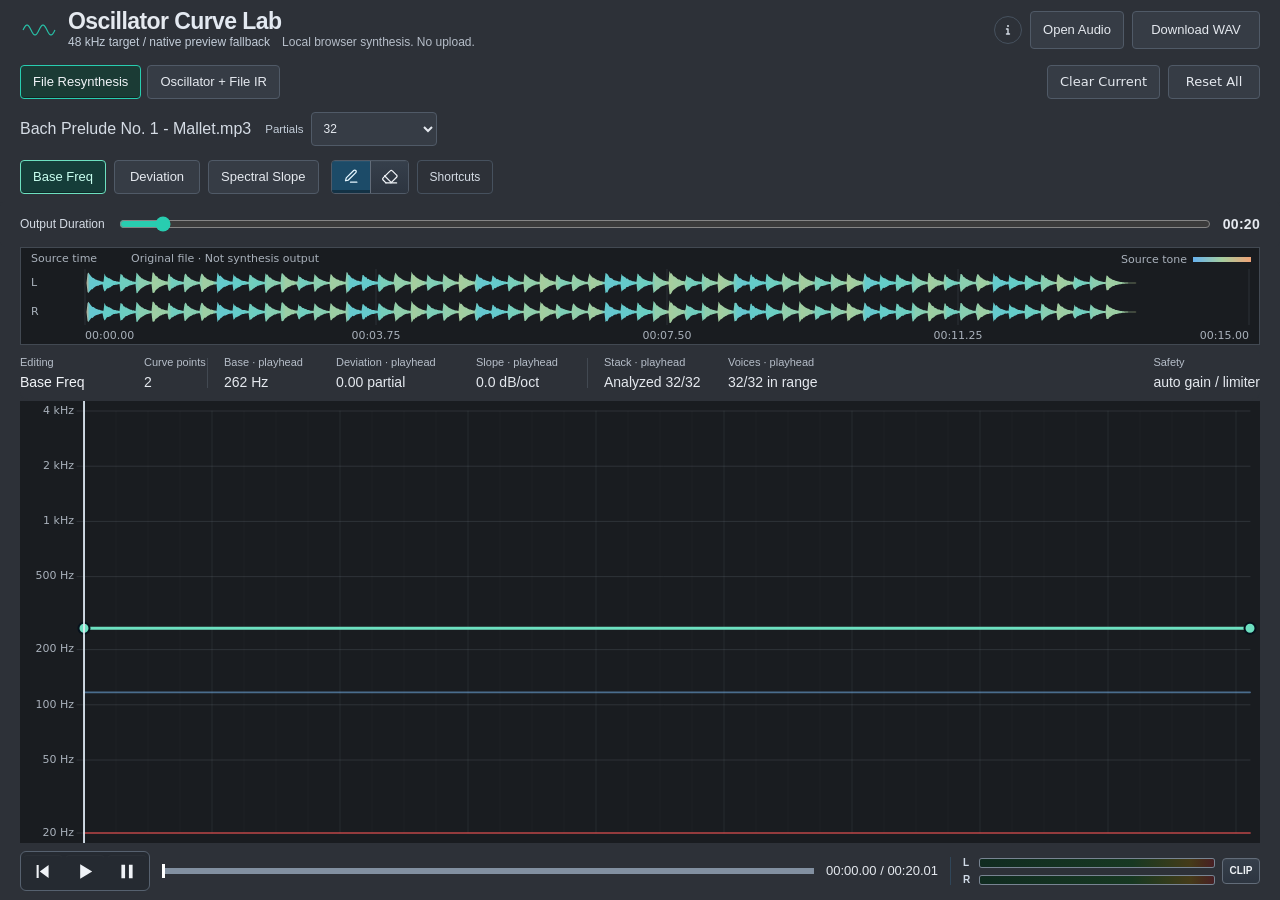
<file: index.html>
<!doctype html>
<html lang="en">
  <head>
    <meta charset="utf-8">
    <meta name="viewport" content="width=device-width, initial-scale=1">
    <title>Oscillator Curve Lab</title>
    <link rel="icon" type="image/svg+xml" href="assets/identity/oscillator-micro.svg?v=hub-v0.10">
    <link rel="stylesheet" href="assets/identity/tokens.css?v=hub-v0.10">
    <link rel="stylesheet" href="src/styles.css?v=20261015-source-tone1">
    <link rel="stylesheet" href="src/common-transport.css?v=20261013-1">
    <link rel="stylesheet" href="src/curve-actions.css?v=20261014-family1">
    <link rel="stylesheet" href="src/file-help.css?v=20261014-family1">
    <link rel="stylesheet" href="src/parameter-help.css?v=20261014-family1">
    <link rel="stylesheet" href="src/studio-theme.css?v=20261015-family1">
    <link rel="stylesheet" href="src/button-states.css?v=20261015-2">
  <link rel="stylesheet" href="src/value-strip.css?v=20261015-1">
  <link rel="stylesheet" href="src/functional-surfaces.css?v=20261015-oscillator4">
    <link rel="stylesheet" href="src/content-alignment.css?v=20261015-1">
  <link rel="stylesheet" href="src/transport-polish.css?v=20261015-2">
  <link rel="stylesheet" href="src/transport-surface.css?v=20261015-3">
  <link rel="stylesheet" href="src/brand-layout.css?v=20261015-1">
    <link rel="stylesheet" href="src/readout-layout.css?v=20261028-toolbar-context1">
    <link rel="stylesheet" href="src/header-rhythm.css?v=20261015-2">
    <link rel="stylesheet" href="src/expanded-editor.css?v=20261015-1">
    <link rel="stylesheet" href="src/settings-density.css?v=20261015-segments1">
    <link rel="stylesheet" href="src/typography.css?v=20261015-compact-select1">
  <link rel="stylesheet" href="src/quiet-ui.css?v=20261023-family1">
    <link rel="stylesheet" href="src/refined-ui.css?v=20261026-graphite1">
</head>
  <body>
    <main class="app">
      <header class="topbar">
        <div class="brand">
          <img class="brandMark" src="assets/identity/oscillator-symbol.svg?v=hub-v0.10" width="48" height="48" alt="" aria-hidden="true">
          <div class="brandCopy">
            <h1><span>Oscillator </span><span class="brandAccent">Curve Lab</span></h1>
            <p class="tagline">Draw base pitch, oscillator spread, and spectral slope across time.</p>
            <p class="statusLine"><span id="engineStatus">48 kHz target / native preview fallback</span><span class="privacyNote">Local browser synthesis. No upload.</span></p>
          </div>
        </div>
        <div class="transport">
          <details id="fileHelp" class="fileHelp">
            <summary aria-label="Audio file and export information" title="Audio file and export information"><svg width="16" height="16" viewBox="0 0 16 16" fill="none" aria-hidden="true"><circle cx="8" cy="4" r="1" fill="currentColor"/><path d="M6.5 7h1.5v5m-1.5 0h3" stroke="currentColor" stroke-width="1.4" stroke-linecap="round" stroke-linejoin="round"/></svg></summary>
            <div class="fileHelpPanel">
              <strong>Files &amp; export</strong>
              <dl>
                <dt>Input</dt><dd>WAV, MP3 recommended.</dd>
                <dt>AIFF</dt><dd>Mono/stereo 16/24-bit PCM (8–192 kHz), converted locally on import. AIFF-C is not supported.</dd>
                <dt>File size</dt><dd>Up to 16 MiB.</dd>
                <dt>Output</dt><dd>1–600 s synthesis, plus file IR tail when used · Stereo 2ch · 48 kHz / 24-bit WAV.</dd>
              </dl>
              <p>Resynthesis analyzes up to 30 s from the center of the file. Short excerpts recommended. Use one Lab at a time for heavy processing.</p>
            </div>
          </details>
          <button title="AIFF: mono/stereo 16/24-bit PCM is converted locally on import. AIFF-C is not supported." id="openAudioButton" type="button">Open Audio</button>
          <input id="impulseInput" type="file" accept="audio/*,.wav,.aif,.aiff,.aifc,.mp3,.m4a,.flac" hidden>
          <div class="exportStatus" role="status" aria-label="Export status" hidden><strong id="downloadReadout">ready</strong></div>
          <button id="downloadButton" type="button" title="1–600 s synthesis, plus file IR tail when used · Stereo 2ch · 48 kHz / 24-bit WAV.">Download WAV</button>
        </div>
      </header>

      <section class="editor">
        <div class="sourceBand" title="Choose a synthesis path. File IR processes the oscillator sound.">
          <div class="soundModes" role="group" aria-label="Sound generation mode">
            <button id="resynthesisMode" class="active" type="button" aria-pressed="true">File Resynthesis</button>
            <button id="convolutionButton" type="button" aria-pressed="false">Oscillator + File IR</button>
          </div>

          <div class="curveActions">
            <button id="clearCurveButton" type="button">Clear Current</button>
            <button id="resetButton" type="button">Reset All</button>
          </div>
        </div>
        <div class="controlBand resynthesisActive" id="oscillatorControls">
          <div class="synthesisGroup">
          <div class="waveformButtons" role="group" aria-label="Waveform">
            <span>Waveform</span>
            <button class="waveformButton active" type="button" aria-pressed="true" data-waveform="sine">Sine</button>
            <button class="waveformButton" type="button" aria-pressed="false" data-waveform="triangle">Triangle</button>
            <button class="waveformButton" type="button" aria-pressed="false" data-waveform="saw">Saw</button>
            <button class="waveformButton" type="button" aria-pressed="false" data-waveform="square">Square</button>
          </div>
          <label class="compactField countField">
            Oscillators
            <select id="countSelect">
              <option value="1">1</option>
              <option value="2">2</option>
              <option value="4" selected>4</option>
              <option value="8">8</option>
              <option value="16">16</option>
            </select>
          </label>
          <label class="compactField stackField">
            Frequency layout
            <select id="stackSelect">
              <option value="unison">Unison</option>
              <option value="harmonic">Harmonic</option>
              <option value="odd">Odd Harmonics</option>
              <option value="multiplier">Multiplier</option>
            </select>
          </label>
          </div>
          <div class="modulationGroup">
          <label class="compactField modulationField">
            Modulation
            <select id="modulationSelect">
              <option value="off">Off</option>
              <option value="fm">FM</option>
              <option value="am">AM</option>
              <option value="ring">Ring</option>
            </select>
          </label>
          <label id="modulationRatioField" class="compactField ratioField" hidden>
            Mod Freq ×
            <input id="modulationRatioInput" type="number" min="0.25" max="8" step="0.25" value="1" inputmode="decimal">
          </label>
          </div>
          <div id="resynthesisControls" class="resynthesisControls">
            <span id="resynthesisSource" class="impulseStatus" role="status">No sound file loaded</span>
            <label class="compactField resynthesisCount">Partials
              <select id="partialCountSelect"><option value="32">32</option><option value="64">64</option></select>
            </label>
            <span id="analysisStatus" role="status">Loading default sample…</span>
          </div>
        </div>

        <div class="impulseBand">
          <span id="impulseStatus" class="impulseStatus" role="status" hidden>No IR loaded · dry oscillator</span>
          <div id="convolutionControls" class="convolutionControls" hidden>
            <label class="wetControl">Dry/Wet
              <input id="convolutionWet" type="range" min="0" max="100" value="50">
              <output id="convolutionWetValue" for="convolutionWet">50%</output>
            </label>
            <label class="wetControl">IR Length
              <input id="impulseLength" type="range" min="0" max="100" value="0">
              <output id="impulseLengthValue" for="impulseLength">0%</output>
            </label>
            <span id="impulseUsedLength" class="impulseUsedLength">3.00 s</span>
          </div>
        </div>

        <div id="modulationInfo" class="modulationInfo" hidden aria-live="polite">
          <span id="modulationFrequencyInfo"></span>
          <span id="modulationAmountInfo"></span>
        </div>

        <div class="legend">
          <div class="modeButtons">
            <button id="basePitchMode" class="active curveMode" type="button" data-parameter-help aria-describedby="basePitchModeHelp">Base Freq</button>
            <button id="deviationMode" class="curveMode" type="button" data-parameter-help aria-describedby="deviationModeHelp">Deviation</button>
            <button id="slopeMode" class="curveMode" type="button" data-parameter-help aria-describedby="slopeModeHelp">Spectral Slope</button>
            <button id="modulationCurveMode" class="curveMode modulationCurveMode" type="button" hidden data-parameter-help aria-describedby="modulationCurveModeHelp">FM Strength</button>
            <div class="toolToggle" role="group" aria-label="Curve editing tool">
              <button id="penTool" class="active" type="button" aria-label="Pen" aria-pressed="true" title="Pen: add or move points. Shift-drag a point and following points vertically; X stays fixed. Esc cancels the group drag.">
                <svg xmlns="http://www.w3.org/2000/svg" width="17" height="17" viewBox="0 0 24 24" fill="none" stroke="currentColor" stroke-width="2" stroke-linecap="round" stroke-linejoin="round" aria-hidden="true"><path d="M12 20h9"/><path d="M16.5 3.5a2.121 2.121 0 0 1 3 3L9 17l-4 1 1-4Z"/></svg>
              </button>
              <button id="eraserTool" type="button" aria-label="Eraser" aria-pressed="false" title="Eraser: click a point to delete. Mac: Option-click; PC: Ctrl-click">
                <svg xmlns="http://www.w3.org/2000/svg" width="17" height="17" viewBox="0 0 24 24" fill="none" stroke="currentColor" stroke-width="2" stroke-linecap="round" stroke-linejoin="round" aria-hidden="true"><path d="m7 21-4-4a2 2 0 0 1 0-3L13 4a2 2 0 0 1 3 0l6 6a2 2 0 0 1 0 3l-8 8"/><path d="M22 21H7"/><path d="m5 11 9 9"/></svg>
              </button>
            </div>
            <details id="shortcutHelp" class="fileHelp shortcutHelp">
              <summary title="Existing shortcuts by editing area">Shortcuts</summary>
              <div class="fileHelpPanel" aria-label="Keyboard shortcuts"><strong>Keyboard shortcuts</strong><h3>Curve editing</h3><dl><dt>Shift-drag</dt><dd>Move this and following points vertically. X stays fixed.</dd><dt>Option-click</dt><dd>Mac: delete a point. PC: Ctrl-click. Endpoints stay protected.</dd><dt>Esc</dt><dd>Cancel the pending Shift group drag.</dd></dl><h3>Playback and controls</h3><dl><dt>Space</dt><dd>Play/pause after a selector is closed. Open menus, inputs and help keep their own keys.</dd><dt>Tab / Shift-Tab</dt><dd>Focus controls. Native range keys adjust the output slider; seeking into an IR tail remains unsupported.</dd></dl><p>Curve values are before modulation and file IR. Output progress includes the existing tail; it does not imply arbitrary tail seeking. Esc closes this guide.</p></div>
            </details>
          </div>
        </div>

        <section id="durationPanel" class="durationPanel" aria-label="Output Duration" title="Synthesis duration: 0–10 minutes; IR tail may extend output">
          <label for="durationInput">Output Duration</label>
          <input id="durationInput" type="range" min="0" max="600" step="1" value="20" aria-label="Output Duration" title="Synthesis duration: 0–10 minutes; IR tail may extend output">
          <output id="durationValue" for="durationInput" title="Minutes:seconds">00:20</output>

        </section>

        <div class="workspace">
          <div class="curveStack">

<div id="sourceOverview" class="sourceOverview" hidden><canvas id="sourceOverviewCanvas" role="img" aria-label="Original imported audio, source-time waveform. Color indicates source frequency character, not synthesis output." title="Original imported file · Not synthesis output · No playback seeking"></canvas></div>
<section id="voiceDetails" class="voiceDetails" aria-label="Synthesis details">
              <div class="synthesisHeading" hidden>Synthesis detail <span>Oscillator / partial values · before modulation and file IR</span></div>
        <div class="panel currentValues contextReadouts">
          <div class="readout primaryReadout"><span>Editing</span><strong id="modeReadout">Base Freq</strong></div>
          <div class="readout editContextEnd"><span>Curve points</span><strong id="pointsReadout">2</strong></div>
          <div class="readout"><span title="Synthesis curve value or derived voice/stack value at the output playhead, before modulation, file IR and output processing. Not a selected point or rendered measurement.">Base · playhead</span><strong id="basePitchReadout">110 Hz</strong></div>
          <div class="readout"><span title="Synthesis curve value or derived voice/stack value at the output playhead, before modulation, file IR and output processing. Not a selected point or rendered measurement.">Deviation · playhead</span><strong id="deviationReadout">0 cents</strong></div>
          <div class="readout playbackGroupEnd"><span title="Synthesis curve value or derived voice/stack value at the output playhead, before modulation, file IR and output processing. Not a selected point or rendered measurement.">Slope · playhead</span><strong id="slopeReadout">-9.0 dB/oct</strong></div>
          <div class="readout"><span title="Synthesis curve value or derived voice/stack value at the output playhead, before modulation, file IR and output processing. Not a selected point or rendered measurement.">Stack · playhead</span><strong id="stackReadout">Unison 4</strong></div>
          <div class="readout"><span title="Synthesis curve value or derived voice/stack value at the output playhead, before modulation, file IR and output processing. Not a selected point or rendered measurement.">Voices · playhead</span><strong id="voicesReadout" title="Voices within the synthesis frequency limit at the current curve position / configured oscillators or analyzed partials. This is not playback status.">—</strong></div>
          <div class="readout safetyReadout"><span>Safety</span><strong id="safetyReadout">auto gain / limiter</strong></div>
        </div>

            <div class="canvasFrame frequencyFrame" hidden tabindex="0" role="region" aria-label="Oscillator and partial values. Scroll horizontally to inspect all voices.">
              <canvas id="frequencyCanvas" width="1800" height="110"></canvas>
            </div>
            </section>
            <div class="canvasFrame curveFrame">
              <canvas id="curveCanvas" width="1800" height="440" aria-label="Curve editor. Click to add or drag to move. Shift-drag a point and following points vertically with X fixed. Esc cancels. Mac Option-click deletes; PC Ctrl-click."></canvas>
            </div>
          </div>
        </div>
      </section>
      <footer class="playbackBar" aria-label="Playback and output monitoring">
        <div class="bottomTransport" aria-label="Transport controls">
          <button id="rewindButton" type="button" aria-label="Return to start" title="Return to start" disabled></button>
          <button id="playButton" type="button" aria-label="Play" title="Play · Space" disabled>Play</button>
          <button id="stopButton" type="button" aria-label="Pause" title="Pause · Space" disabled>Pause</button>
        </div>
        <input id="playbackScrubber" type="range" min="0" max="1" step="0.0001" value="0" aria-label="Output playback position" disabled>
        <output id="timeStatus" aria-label="Current playback time and duration">00:00.00 / 00:20.00</output>
        <section class="outputMeter" aria-label="Stereo output level meter">
          <div class="meterChannels">
            <div class="meterRow" data-meter-channel="0">
              <span class="meterChannelLabel">L</span>
              <div class="meterTrack" aria-hidden="true"><div class="meterRms"></div><div class="meterPeak"></div><div class="meterHold"></div></div>
              <span class="meterValue">-∞</span>
            </div>
            <div class="meterRow" data-meter-channel="1">
              <span class="meterChannelLabel">R</span>
              <div class="meterTrack" aria-hidden="true"><div class="meterRms"></div><div class="meterPeak"></div><div class="meterHold"></div></div>
              <span class="meterValue">-∞</span>
            </div>
          </div>
          <button id="meterClipButton" class="meterClip" type="button" aria-pressed="false" title="Clip indicator. Click to reset.">CLIP</button>
        </section>
      </footer>
    </main>

    <script src="src/file-help.js?v=20261028-family-guide1" type="module"></script>
    <script src="src/app.js?v=20261030-ir-analysis1" type="module"></script>
  <div id="basePitchModeHelp" class="parameterHelp" role="tooltip" hidden><strong>Base Frequency · 20–4000 Hz</strong><span>Set the base for the oscillator stack, or transpose the analyzed partials in File Resynthesis.</span><span class="helpState"></span></div>
<div id="deviationModeHelp" class="parameterHelp" role="tooltip" hidden><strong>Deviation · Depends on source and layout</strong><span>Unison spreads voices up to ±50 cents. Other layouts and File Resynthesis bend partial relationships with an amount of 0–0.38. Zero keeps the original layout.</span><span class="helpState"></span></div>
<div id="slopeModeHelp" class="parameterHelp" role="tooltip" hidden><strong>Spectral Slope · −24 to +12 dB/oct</strong><span>Tilt voice or partial levels by frequency relative to the base. Negative values favor lower frequencies; positive values favor higher frequencies.</span><span class="helpState"></span></div>
<div id="modulationCurveModeHelp" class="parameterHelp" role="tooltip" hidden><strong>Modulation Strength · FM / AM / Ring</strong><span>FM uses an index of 0–4. AM Depth and Ring Blend use 0–100%. The curve follows the selected modulation mode.</span><span class="helpState"></span></div>
<script type="module" src="src/parameter-help.js?v=20261014-family1"></script>
<script src="src/value-details.js?v=20261015-1" type="module"></script>
  <script type="module" src="src/expanded-editor.js?v=20261015-height2"></script>
  </body>
</html>
</file>
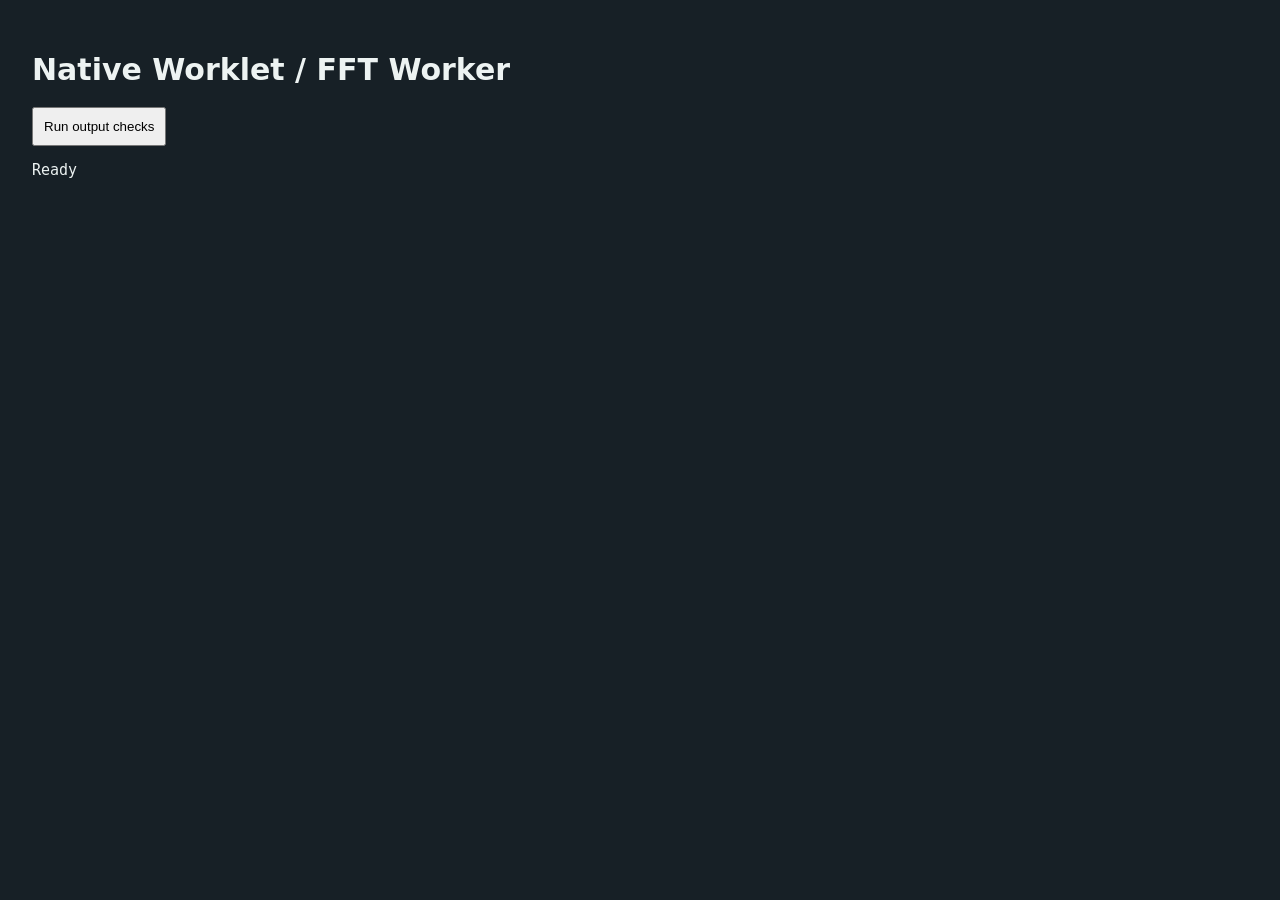
<file: tests/browser-output-preview.html>
<!doctype html><meta charset="utf-8"><title>Oscillator output verification</title><style>body{background:#172026;color:#edf3f2;font:15px system-ui;padding:24px}button{padding:10px}pre{white-space:pre-wrap}</style><h1>Native Worklet / FFT Worker</h1><button id="run">Run output checks</button><pre id="result">Ready</pre><script type="module">
import {curveDefaults,normFromBaseFrequency} from '../src/oscillator-core.js?v=20260928-audio1';
import {SpectrogramAnalysis} from '../src/spectrogram-core.js?v=20260928-fft1';
const curves=Object.fromEntries(Object.entries(curveDefaults).map(([k,y])=>[k,[{x:0,y},{x:1,y}]]));curves.basePitch=[{x:0,y:normFromBaseFrequency(80)},{x:.2,y:normFromBaseFrequency(3000)},{x:.25,y:normFromBaseFrequency(110)},{x:1,y:normFromBaseFrequency(1500)}];
const analyse=settings=>new Promise((resolve,reject)=>{const w=new Worker('../src/fft-worker.js?v=20261002-fixedpan1',{type:'module'});w.onmessage=({data})=>{if(data.result){w.terminate();resolve(data.result);}else if(data.error){w.terminate();reject(Error(data.error));}};w.onerror=e=>{w.terminate();reject(Error(e.message));};w.postMessage(settings);});
document.querySelector('#run').onclick=async()=>{document.querySelector('#run').disabled=true;const rows=[];try{for(const mode of ['off','fm','am','ring']){const settings={waveform:'sine',count:4,stack:'harmonic',modulationMode:mode,modulationRatio:1.5,durationSeconds:1,format:'stereo',curves};const ctx=new OfflineAudioContext(2,48000,48000);await ctx.audioWorklet.addModule('../src/oscillator-worklet.js?v=20261002-fixedpan1');await ctx.audioWorklet.addModule('../src/safety-limiter-worklet.js?v=20261002-fixedpan1');const node=new AudioWorkletNode(ctx,'oscillator-curve-processor',{numberOfInputs:0,outputChannelCount:[2]});const limiter=new AudioWorkletNode(ctx,'oscillator-safety-limiter',{numberOfInputs:1,numberOfOutputs:1,outputChannelCount:[2]});node.connect(limiter).connect(ctx.destination);const started=new Promise(resolve=>{node.port.onmessage=({data})=>{if(data.type==='started')resolve();};});node.port.postMessage({type:'settings',settings});node.port.postMessage({type:'play',token:1});await started;const audio=await ctx.startRendering();const a=new SpectrogramAnalysis(2,48000,48000);a.push([audio.getChannelData(0),audio.getChannelData(1)]);const expected=a.finish(),actual=await analyse(settings);let maxDbError=0;for(let i=0;i<expected.data.length;i++)maxDbError=Math.max(maxDbError,Math.abs(actual.data[i]-expected.data[i]));rows.push({mode,maxDbError,pass:maxDbError<.002});document.querySelector('#result').textContent=JSON.stringify({rows,pass:rows.every(r=>r.pass)},null,2);}}catch(e){document.querySelector('#result').textContent=e.stack;}finally{document.querySelector('#run').disabled=false;}};
</script>
</file>
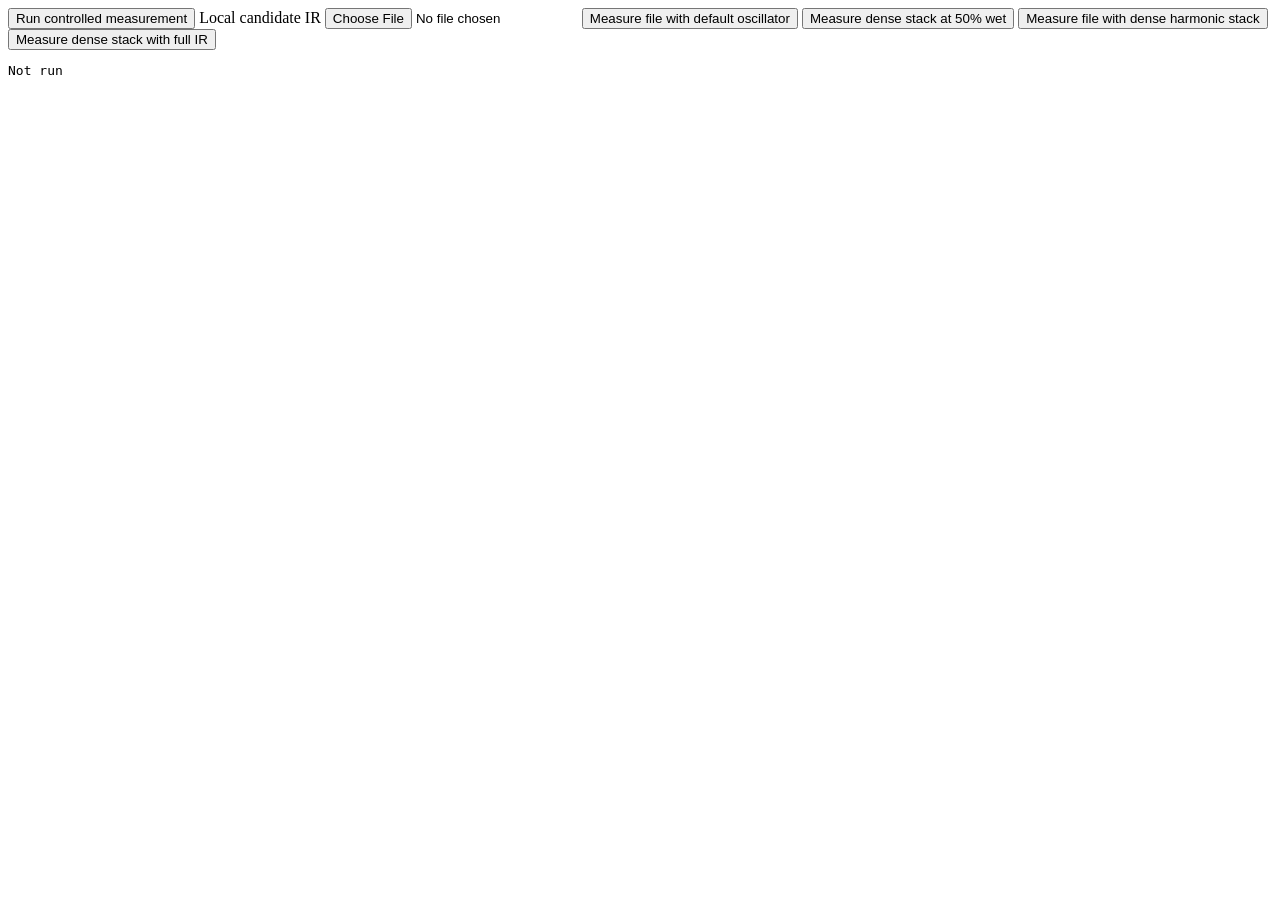
<file: tests/convolution-diagnostic.html>
<!doctype html>
<html lang="en">
<meta charset="utf-8">
<title>Convolution diagnostic</title>
<button id="run">Run controlled measurement</button>
<label>Local candidate IR <input id="audio" type="file" accept="audio/*"></label>
<button id="runFile">Measure file with default oscillator</button>
<button id="runDenseHalf">Measure dense stack at 50% wet</button>
<button id="runDense">Measure file with dense harmonic stack</button>
<button id="runFullIr">Measure dense stack with full IR</button>
<pre id="result">Not run</pre>
<script type="module">
import { mixGains, prepareImpulse } from '../src/convolution.js';
import { curveDefaults, normFromBaseFrequency, renderFrame, createSmoothingState, edgeFade } from '../src/oscillator-core.js';
import { StereoSafetyLimiter } from '../src/safety-limiter.js';
import { renderOscillator } from '../src/offline-render.js';

const rate = 48000;
const dryLength = rate / 2;
const irLength = rate * 2;

function metrics(samples, activeLength = samples.length) {
  let peak = 0;
  let power = 0;
  let activePower = 0;
  let over = 0;
  for (let i = 0; i < samples.length; i++) {
    const sample = samples[i];
    const absolute = Math.abs(sample);
    peak = Math.max(peak, absolute);
    power += sample * sample;
    if (i < activeLength) activePower += sample * sample;
    if (absolute > 1) over++;
  }
  return {
    peak: +peak.toFixed(4), rms: +Math.sqrt(power / samples.length).toFixed(4),
    activeRms: +Math.sqrt(activePower / Math.min(activeLength, samples.length)).toFixed(4), over0dB: over
  };
}

async function measure(oscillatorHz, irHz, irAmplitude) {
  const context = new OfflineAudioContext(2, dryLength + irLength - 1, rate);
  const dry = context.createBuffer(1, dryLength, rate);
  const drySamples = dry.getChannelData(0);
  for (let i = 0; i < dryLength; i++) {
    const edge = Math.min(1, i / (rate * .008), (dryLength - 1 - i) / (rate * .012));
    drySamples[i] = .5 * Math.sin(2 * Math.PI * oscillatorHz * i / rate) * Math.max(0, edge);
  }
  const impulse = context.createBuffer(1, irLength, rate);
  const irSamples = impulse.getChannelData(0);
  for (let i = 0; i < irLength; i++) {
    irSamples[i] = irAmplitude * Math.exp(-i / (rate * .35)) * Math.sin(2 * Math.PI * irHz * i / rate);
  }
  const source = context.createBufferSource();
  source.buffer = dry;
  const convolver = context.createConvolver();
  convolver.normalize = true;
  convolver.buffer = impulse;
  source.connect(convolver).connect(context.destination);
  source.start();
  const wet = (await context.startRendering()).getChannelData(0);
  const gains = mixGains(.5);
  const mixed = new Float32Array(wet.length);
  let limitedFrames = 0;
  let worstReduction = 0;
  const limiter = new StereoSafetyLimiter(rate);
  for (let i = 0; i < wet.length; i++) {
    const value = (drySamples[i] || 0) * gains.dry + wet[i] * gains.wet;
    mixed[i] = value;
    limiter.process(value, value);
    if (limiter.gain < .999) limitedFrames++;
    worstReduction = Math.max(worstReduction, 1 - limiter.gain);
  }
  return {
    oscillatorHz, irHz, irAmplitude,
    dry: metrics(drySamples), wet: metrics(wet), mixed: metrics(mixed),
    limiterFramesPercent: +(100 * limitedFrames / wet.length).toFixed(2),
    worstReductionPercent: +(100 * worstReduction).toFixed(2)
  };
}

document.querySelector('#run').onclick = async () => {
  const button = document.querySelector('#run');
  button.disabled = true;
  try {
    const rows = [];
    for (const irHz of [100, 3000]) {
      for (const oscillatorHz of [100, 3000]) {
        for (const irAmplitude of [.1, .8]) rows.push(await measure(oscillatorHz, irHz, irAmplitude));
      }
    }
    document.querySelector('#result').textContent = JSON.stringify(rows, null, 2);
  } catch (error) {
    document.querySelector('#result').textContent = error.stack || String(error);
  } finally {
    button.disabled = false;
  }
};

async function measureFile(impulse, frequency, preset) {
  const frameCount = rate;
  const curves = Object.fromEntries(Object.entries(curveDefaults).map(([key, y]) => [key, [{ x: 0, y }, { x: 1, y }]]));
  curves.basePitch = [{ x: 0, y: normFromBaseFrequency(frequency) }, { x: 1, y: normFromBaseFrequency(frequency) }];
  const settings = { waveform: preset.waveform, count: preset.count, stack: preset.stack, modulationMode: 'off', durationSeconds: 1, curves };
  const phases = new Float64Array(64);
  const modPhases = new Float64Array(64);
  const smoothing = createSmoothingState();
  const dry = [new Float32Array(frameCount), new Float32Array(frameCount)];
  for (let i = 0; i < frameCount; i++) {
    const frame = renderFrame(settings, i / frameCount, rate, phases, modPhases, smoothing);
    const fade = edgeFade(i, frameCount, rate);
    dry[0][i] = frame.left * fade;
    dry[1][i] = frame.right * fade;
  }
  const context = new OfflineAudioContext(2, frameCount + impulse.length - 1, rate);
  const buffer = context.createBuffer(2, frameCount, rate);
  dry.forEach((channel, index) => buffer.copyToChannel(channel, index));
  const source = context.createBufferSource();
  source.buffer = buffer;
  const convolver = context.createConvolver();
  convolver.normalize = true;
  convolver.buffer = impulse;
  source.connect(convolver).connect(context.destination);
  source.start();
  const rendered = await context.startRendering();
  const gains = mixGains(preset.wet);
  const wet = [rendered.getChannelData(0), rendered.getChannelData(1)];
  const mixed = [new Float32Array(wet[0].length), new Float32Array(wet[0].length)];
  const final = [new Float32Array(wet[0].length), new Float32Array(wet[0].length)];
  const limiter = new StereoSafetyLimiter(rate);
  let limitedFrames = 0;
  let worstReduction = 0;
  for (let i = 0; i < wet[0].length; i++) {
    const left = (dry[0][i] || 0) * gains.dry + wet[0][i] * gains.wet;
    const right = (dry[1][i] || 0) * gains.dry + wet[1][i] * gains.wet;
    mixed[0][i] = left;
    mixed[1][i] = right;
    const output = limiter.process(left, right);
    final[0][i] = output.left;
    final[1][i] = output.right;
    if (limiter.gain < .999) limitedFrames++;
    worstReduction = Math.max(worstReduction, 1 - limiter.gain);
  }
  const both = channels => metrics(Float32Array.from(channels[0], (value, i) => Math.abs(value) > Math.abs(channels[1][i]) ? value : channels[1][i]), frameCount);
  let maxRenderError = null;
  if (frequency === 110) {
    const renderedOutput = await renderOscillator({
      settings: { ...settings, format: 'stereo', convolutionEnabled: true, convolutionWet: preset.wet },
      impulse, samplesOnly: true
    });
    maxRenderError = 0;
    for (let channel = 0; channel < 2; channel++) {
      for (let i = 0; i < final[channel].length; i++) {
        maxRenderError = Math.max(maxRenderError, Math.abs(final[channel][i] - renderedOutput.samples[channel][i]));
      }
    }
  }
  return {
    baseHz: frequency,
    dry: both(dry), wet: both(wet), mixed: both(mixed), final: both(final),
    limiterFramesPercent: +(100 * limitedFrames / wet[0].length).toFixed(2),
    worstReductionPercent: +(100 * worstReduction).toFixed(2),
    maxRenderError
  };
}

async function runFileMeasurement(preset, button, irPercent = 0, frequencies = [50, 110, 2000, 3000]) {
  const file = document.querySelector('#audio').files[0];
  const result = document.querySelector('#result');
  if (!file) { result.textContent = 'Choose a local audio file first.'; return; }
  button.disabled = true;
  result.textContent = 'Measuring…';
  try {
    const decoder = new OfflineAudioContext(2, 1, rate);
    const decoded = await decoder.decodeAudioData(await file.arrayBuffer());
    const impulse = prepareImpulse(decoder, decoded, irPercent);
    const rows = [];
    for (const frequency of frequencies) rows.push(await measureFile(impulse, frequency, preset));
    result.textContent = JSON.stringify({
      file: file.name, bytes: file.size, decodedChannels: decoded.numberOfChannels,
      decodedSeconds: +(decoded.duration).toFixed(3), irSeconds: +(impulse.duration).toFixed(3),
      settings: { ...preset, durationSeconds: 1, modulation: 'off', irPercent, sampleRate: rate }, rows
    }, null, 2);
  } catch (error) {
    result.textContent = error.stack || String(error);
  } finally {
    button.disabled = false;
  }
}

document.querySelector('#runFile').onclick = event => runFileMeasurement(
  { waveform: 'sine', stack: 'unison', count: 4, wet: .5 }, event.currentTarget
);
document.querySelector('#runDenseHalf').onclick = event => runFileMeasurement(
  { waveform: 'saw', stack: 'harmonic', count: 16, wet: .5 }, event.currentTarget
);
document.querySelector('#runDense').onclick = event => runFileMeasurement(
  { waveform: 'saw', stack: 'harmonic', count: 16, wet: 1 }, event.currentTarget
);
document.querySelector('#runFullIr').onclick = event => runFileMeasurement(
  { waveform: 'saw', stack: 'harmonic', count: 16, wet: 1 }, event.currentTarget, 100, [110]
);
</script>
</html>
</file>
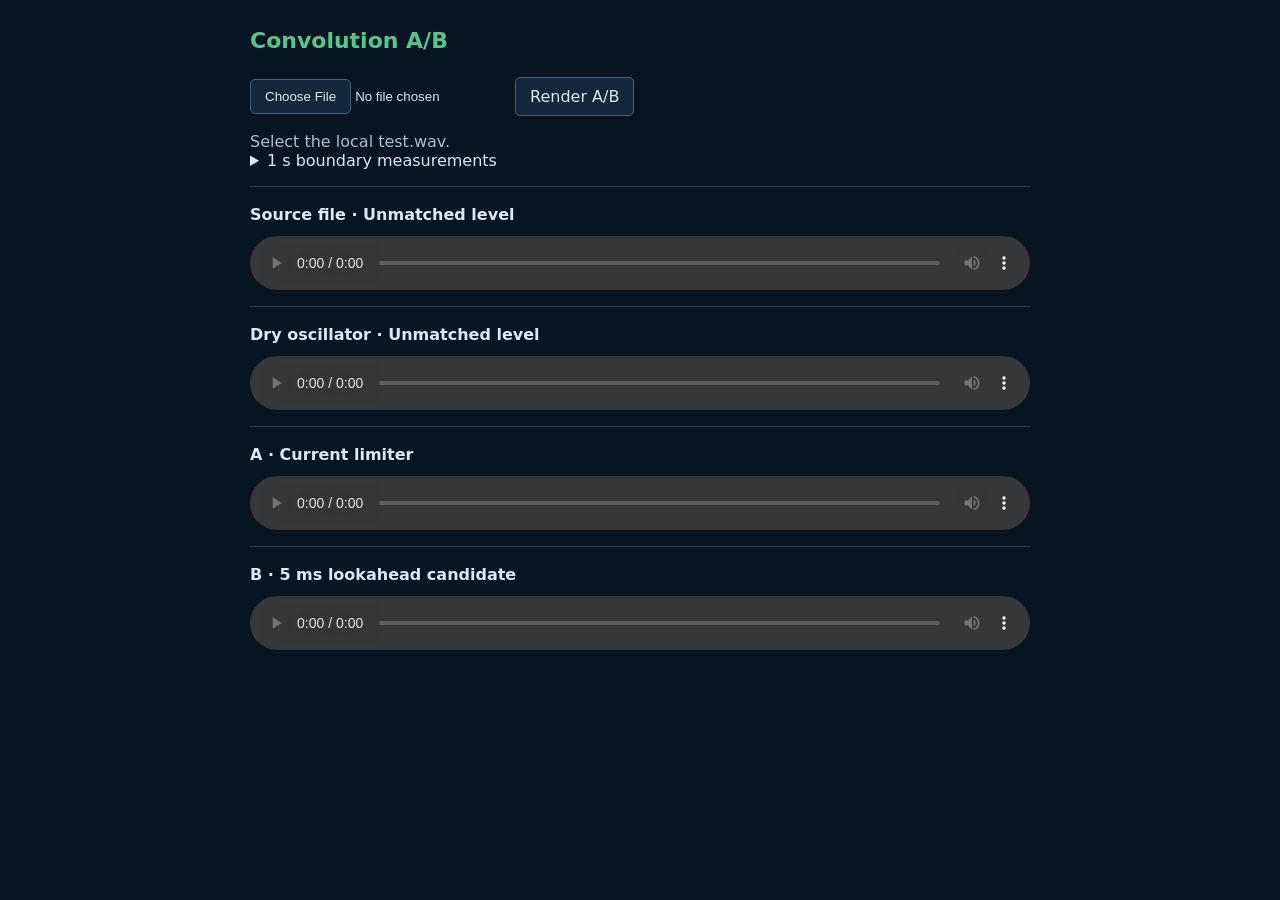
<file: tests/convolution-limiter-ab.html>
<!doctype html>
<html lang="en">
<meta charset="utf-8">
<meta name="viewport" content="width=device-width, initial-scale=1">
<title>Convolution A/B</title>
<style>
  :root { color-scheme: dark; font: 16px system-ui, sans-serif; background: #071522; color: #dce8f2; }
  body { max-width: 780px; margin: 28px auto; padding: 0 20px; }
  h1 { font-size: 22px; margin: 0 0 24px; color: #53c78c; }
  .controls, .pair { display: flex; flex-wrap: wrap; gap: 12px; align-items: center; margin: 16px 0; }
  button, input::file-selector-button { padding: 9px 14px; border: 1px solid #426079; border-radius: 5px; background: #14283b; color: inherit; font: inherit; cursor: pointer; }
  button:disabled { opacity: .5; cursor: default; }
  button:focus-visible, input:focus-visible, audio:focus-visible { outline: 2px solid #53c78c; outline-offset: 2px; }
  .pair { border-top: 1px solid #274156; padding-top: 18px; }
  .pair strong { width: 100%; }
  audio { width: 100%; }
  #status { color: #aabfcf; white-space: pre-wrap; }
</style>
<h1>Convolution A/B</h1>
<div class="controls">
  <input id="audioFile" aria-label="Open audio" type="file" accept="audio/*">
  <button id="renderButton">Render A/B</button>
</div>
<div id="status" role="status">Select the local test.wav.</div>
<details><summary>1 s boundary measurements</summary><pre id="boundary"></pre></details>
<div class="pair"><strong>Source file · Unmatched level</strong><audio id="audioSource" controls preload="none"></audio></div>
<div class="pair"><strong>Dry oscillator · Unmatched level</strong><audio id="audioDry" controls preload="none"></audio></div>
<div class="pair"><strong>A · Current limiter</strong><audio id="audioA" controls preload="none"></audio></div>
<div class="pair"><strong>B · 5 ms lookahead candidate</strong><audio id="audioB" controls preload="none"></audio></div>
<script type="module">
import { curveDefaults, normFromBaseFrequency, renderFrame, createSmoothingState, edgeFade, encodeWav24 } from '../src/oscillator-core.js';
import { prepareImpulse, renderConvolved } from '../src/convolution.js?v=20261002-stereotail1';
import { StereoSafetyLimiter, SAFETY_CEILING } from '../src/safety-limiter.js';

const rate = 48000;
const sourceFrames = rate;
const status = document.querySelector('#status');
const outputPlayers = [document.querySelector('#audioA'), document.querySelector('#audioB')];
const players = [document.querySelector('#audioSource'), document.querySelector('#audioDry'), ...outputPlayers];
let urls = [];

for (const player of players) player.addEventListener('play', () => {
  for (const other of players) if (other !== player) other.pause();
});

function synthesize() {
  const curves = Object.fromEntries(Object.entries(curveDefaults).map(([key, y]) => [key, [{ x: 0, y }, { x: 1, y }]]));
  curves.basePitch = [{ x: 0, y: normFromBaseFrequency(110) }, { x: 1, y: normFromBaseFrequency(110) }];
  const settings = { waveform: 'saw', stack: 'harmonic', count: 16, modulationMode: 'off', curves };
  const phases = new Float64Array(64);
  const modPhases = new Float64Array(64);
  const smoothing = createSmoothingState();
  const channels = [new Float32Array(sourceFrames), new Float32Array(sourceFrames)];
  for (let i = 0; i < sourceFrames; i++) {
    const frame = renderFrame(settings, i / sourceFrames, rate, phases, modPhases, smoothing);
    const fade = edgeFade(i, sourceFrames, rate);
    channels[0][i] = frame.left * fade;
    channels[1][i] = frame.right * fade;
  }
  return channels;
}

async function paddedConvolution(dry, impulse) {
  const frameCount = dry[0].length + impulse.length - 1;
  const context = new OfflineAudioContext(2, frameCount, rate);
  const buffer = context.createBuffer(2, frameCount, rate);
  dry.forEach((channel, index) => buffer.copyToChannel(channel, index));
  const source = context.createBufferSource();
  source.buffer = buffer;
  const convolver = context.createConvolver();
  convolver.normalize = true;
  convolver.buffer = impulse;
  source.connect(convolver).connect(context.destination);
  source.start();
  const rendered = await context.startRendering();
  return [rendered.getChannelData(0).slice(), rendered.getChannelData(1).slice()];
}

function currentLimiter(input) {
  const channels = input.map(channel => channel.slice());
  const limiter = new StereoSafetyLimiter(rate);
  const gainTrace = new Float32Array(channels[0].length);
  let minimumGain = 1;
  for (let i = 0; i < channels[0].length; i++) {
    const output = limiter.process(channels[0][i], channels[1][i]);
    channels[0][i] = output.left;
    channels[1][i] = output.right;
    gainTrace[i] = limiter.gain;
    minimumGain = Math.min(minimumGain, limiter.gain);
  }
  return { channels, minimumGain, gainTrace };
}

function lookaheadLimiter(input) {
  const channels = input.map(channel => new Float32Array(channel.length));
  const gainTrace = new Float32Array(input[0].length);
  const length = input[0].length;
  const ahead = Math.round(rate * .005);
  const attack = 1 - Math.exp(-1 / (rate * .001));
  const release = 1 - Math.exp(-1 / (rate * .1));
  const queue = new Int32Array(length);
  const amplitudes = Float32Array.from(input[0], (value, i) => Math.max(Math.abs(value), Math.abs(input[1][i])));
  let head = 0;
  let tail = 0;
  let gain = 1;
  let minimumGain = 1;
  for (let i = 0; i < Math.min(ahead, length); i++) {
    while (tail > head && amplitudes[queue[tail - 1]] <= amplitudes[i]) tail--;
    queue[tail++] = i;
  }
  for (let i = 0; i < length; i++) {
    const incoming = i + ahead;
    if (incoming < length) {
      while (tail > head && amplitudes[queue[tail - 1]] <= amplitudes[incoming]) tail--;
      queue[tail++] = incoming;
    }
    while (tail > head && queue[head] < i) head++;
    const futurePeak = tail > head ? amplitudes[queue[head]] : amplitudes[i];
    const target = futurePeak > SAFETY_CEILING ? SAFETY_CEILING / futurePeak : 1;
    gain += (target - gain) * (target < gain ? attack : release);
    if (amplitudes[i] * gain > SAFETY_CEILING) gain = SAFETY_CEILING / amplitudes[i];
    channels[0][i] = input[0][i] * gain;
    channels[1][i] = input[1][i] * gain;
    gainTrace[i] = gain;
    minimumGain = Math.min(minimumGain, gain);
  }
  return { channels, minimumGain, gainTrace };
}

function windowMetrics(channels, start, end, gainTrace = null) {
  const from = Math.round(start * rate);
  const to = Math.min(channels[0].length, Math.round(end * rate));
  const power = [0, 0];
  const maxStep = [0, 0];
  const stepAt = [0, 0];
  let maxGainStep = 0;
  let gainStepAt = 0;
  for (let i = from; i < to; i++) {
    for (let channel = 0; channel < 2; channel++) {
      power[channel] += channels[channel][i] ** 2;
      if (i > 0) {
        const step = Math.abs(channels[channel][i] - channels[channel][i - 1]);
        if (step > maxStep[channel]) { maxStep[channel] = step; stepAt[channel] = i / rate; }
      }
    }
    if (gainTrace && i > 0) {
      const step = Math.abs(gainTrace[i] - gainTrace[i - 1]);
      if (step > maxGainStep) { maxGainStep = step; gainStepAt = i / rate; }
    }
  }
  const rms = power.map(value => Math.sqrt(value / (to - from)));
  return {
    interval: `${start.toFixed(2)}-${end.toFixed(2)} s`,
    rmsL: +rms[0].toFixed(5), rmsR: +rms[1].toFixed(5),
    lrDifferenceDb: +(20 * Math.log10(Math.max(1e-10, rms[0]) / Math.max(1e-10, rms[1]))).toFixed(2),
    maxStepL: +maxStep[0].toFixed(5), maxStepR: +maxStep[1].toFixed(5),
    stepAtL: +stepAt[0].toFixed(5), stepAtR: +stepAt[1].toFixed(5),
    ...(gainTrace ? { maxGainStep: +maxGainStep.toFixed(6), gainStepAt: +gainStepAt.toFixed(5) } : {})
  };
}

function levels(channels) {
  let peak = 0;
  let power = 0;
  for (let i = 0; i < channels[0].length; i++) {
    for (const channel of channels) {
      const sample = channel[i];
      peak = Math.max(peak, Math.abs(sample));
      power += sample * sample;
    }
  }
  return { peak, rms: Math.sqrt(power / (channels.length * channels[0].length)) };
}

document.querySelector('#renderButton').onclick = async event => {
  const file = document.querySelector('#audioFile').files[0];
  if (!file) { status.textContent = 'Select a local audio file.'; return; }
  const button = event.currentTarget;
  button.disabled = true;
  status.textContent = 'Rendering…';
  try {
    const decoder = new OfflineAudioContext(2, 1, rate);
    const decoded = await decoder.decodeAudioData(await file.arrayBuffer());
    const impulse = prepareImpulse(decoder, decoded, 100);
    const dry = synthesize();
    const mixed = await renderConvolved(dry, rate, impulse, 1);
    const paddedMixed = await paddedConvolution(dry, impulse);
    const a = currentLimiter(mixed);
    const b = lookaheadLimiter(mixed);
    const paddedB = lookaheadLimiter(paddedMixed);
    const aLevel = levels(a.channels);
    const bLevel = levels(b.channels);
    const targetRms = Math.min(aLevel.rms, bLevel.rms);
    for (const result of [a, b]) {
      const scale = targetRms / levels(result.channels).rms;
      for (const channel of result.channels) for (let i = 0; i < channel.length; i++) channel[i] *= scale;
    }
    for (const url of urls) URL.revokeObjectURL(url);
    urls = [URL.createObjectURL(file), URL.createObjectURL(encodeWav24(dry, rate)),
      ...[a, b].map(result => URL.createObjectURL(encodeWav24(result.channels, rate)))];
    players.forEach((player, index) => { player.src = urls[index]; player.load(); });
    const finalA = levels(a.channels);
    const finalB = levels(b.channels);
    const windows = [[.9, 1], [1, 1.1]];
    document.querySelector('#boundary').textContent = JSON.stringify({
      dry: windows.map(([start, end]) => windowMetrics(dry, start, end)),
      mixed: windows.map(([start, end]) => windowMetrics(mixed, start, end)),
      paddedMixed: windows.map(([start, end]) => windowMetrics(paddedMixed, start, end)),
      A: windows.map(([start, end]) => windowMetrics(a.channels, start, end, a.gainTrace)),
      B: windows.map(([start, end]) => windowMetrics(b.channels, start, end, b.gainTrace)),
      paddedB: windows.map(([start, end]) => windowMetrics(paddedB.channels, start, end, paddedB.gainTrace)),
      exactBoundaryStep: Object.fromEntries([['mixed', mixed], ['paddedMixed', paddedMixed], ['A', a.channels], ['B', b.channels], ['paddedB', paddedB.channels]].map(([key, channels]) => [key,
        channels.map(channel => +(channel[sourceFrames] - channel[sourceFrames - 1]).toFixed(6))]))
    }, null, 2);
    let differencePower = 0;
    for (let channel = 0; channel < 2; channel++) {
      for (let i = 0; i < a.channels[channel].length; i++) {
        const difference = a.channels[channel][i] - b.channels[channel][i];
        differencePower += difference * difference;
      }
    }
    const differenceRms = Math.sqrt(differencePower / (2 * a.channels[0].length));
    status.textContent = `1 s Saw / Harmonic / 16 · Base 110 Hz · Wet 100% · full IR ${impulse.duration.toFixed(2)} s · 48 kHz / 24-bit\n` +
      `Matched RMS: A ${finalA.rms.toFixed(4)}, B ${finalB.rms.toFixed(4)} · peaks: A ${finalA.peak.toFixed(4)}, B ${finalB.peak.toFixed(4)}\n` +
      `Max gain reduction: A ${(100 * (1 - a.minimumGain)).toFixed(1)}%, B ${(100 * (1 - b.minimumGain)).toFixed(1)}% · A/B difference RMS ${differenceRms.toFixed(4)}. Source and Dry are level-unmatched references. B's lookahead remains experimental.`;
  } catch (error) {
    status.textContent = error.stack || String(error);
  } finally {
    button.disabled = false;
  }
};
</script>
</html>
</file>
<file: assets/identity/tokens.css>
/* Pinned Hub v0.10 palette. Update from palette.json together. */
:root {
  --curve-lab-audio: #459BFF;
  --curve-lab-timbre: #F4CB38;
  --curve-lab-space: #A982FF;
  --curve-lab-granular: #EF4FA4;
  --curve-lab-spectral: #FF7047;
  --curve-lab-oscillator: #28CDB0;
}
</file>
<file: src/styles.css>
:root {
  color-scheme: dark;
  --cl-bg: #07111c;
  --cl-bg-deep: #050b12;
  --cl-surface: #0d1b29;
  --cl-surface-raised: #122438;
  --cl-surface-hover: #182f46;
  --cl-surface-active: #1b3751;
  --cl-border: #203a52;
  --cl-border-strong: #345672;
  --cl-text: #e8f0f6;
  --cl-text-secondary: #aabccc;
  --cl-text-muted: #71889b;
  --cl-accent: var(--curve-lab-oscillator);
  --cl-accent-hover: #60dbc5;
  --cl-focus: #98eadc;
  --cl-danger: #e35d80;
  --cl-meter-green: #37c878;
  --cl-meter-yellow: #e1d341;
  --cl-meter-orange: #f09a3c;
  --cl-meter-red: #ed5962;
  --cl-meter-hold: #f5f0df;
  --cl-radius-sm: 4px;
  --cl-radius-md: 6px;
  --cl-radius-lg: 8px;
  --cl-space-1: 4px;
  --cl-space-2: 8px;
  --cl-space-3: 12px;
  --cl-space-4: 16px;
  --cl-space-6: 24px;
  --cl-control-height: 38px;
  --cl-toolbar-height: 54px;
  --bg: var(--cl-bg);
  --surface: var(--cl-surface);
  --surface-strong: var(--cl-surface-raised);
  --line: var(--cl-border);
  --text: var(--cl-text);
  --muted: var(--cl-text-muted);
  --mint: #6de0c0;
  --gold: #f2b705;
  --blue: #6fa8dc;
  --red: #e34b4b;
  --purple: #b887f4;
  font-family: system-ui, -apple-system, BlinkMacSystemFont, "Segoe UI", sans-serif;
  background: var(--cl-bg-deep);
  color: var(--cl-text);
}

* {
  box-sizing: border-box;
}

body {
  position: relative;
  isolation: isolate;
  margin: 0;
  min-height: 100vh;
  min-height: 100dvh;
  overflow: auto;
  overflow-x: hidden;
  background:
    linear-gradient(145deg, rgba(17, 44, 70, 0.34), transparent 48%),
    linear-gradient(325deg, rgba(25, 32, 59, 0.28), transparent 55%),
    var(--cl-bg-deep);
}

body::before,
body::after {
  position: fixed;
  inset: -30%;
  z-index: -1;
  pointer-events: none;
  content: "";
  opacity: 0.34;
  filter: blur(90px);
  will-change: transform;
}

body::before {
  background: linear-gradient(120deg, transparent 20%, rgba(21, 74, 112, 0.48) 50%, transparent 78%);
  animation: cl-ambient-a 96s ease-in-out infinite alternate;
}

body::after {
  background: linear-gradient(55deg, transparent 28%, rgba(45, 43, 91, 0.3) 56%, transparent 82%);
  animation: cl-ambient-b 118s ease-in-out infinite alternate;
}

@keyframes cl-ambient-a {
  from { transform: translate3d(-1.5%, -0.75%, 0) scale(1); }
  to { transform: translate3d(1.5%, 0.75%, 0) scale(1.025); }
}

@keyframes cl-ambient-b {
  from { transform: translate3d(1%, -1%, 0) scale(1.02); }
  to { transform: translate3d(-1%, 1%, 0) scale(1); }
}

button,
input,
select {
  font: inherit;
}

.app {
  display: grid;
  grid-template-columns: minmax(0, 1fr);
  grid-template-rows: auto auto;
  align-content: start;
  min-height: 100vh;
  min-height: 100dvh;
  padding-bottom: calc(var(--transport-reserve, 74px) + env(safe-area-inset-bottom, 0px));
}

.topbar {
  display: grid;
  grid-template-columns: minmax(330px, 1fr) auto;
  align-items: center;
  gap: var(--cl-space-6);
  padding: 18px var(--cl-space-6);
  border-bottom: 1px solid rgba(52, 86, 114, 0.72);
  background: rgba(8, 19, 30, 0.78);
  box-shadow: 0 8px 28px rgba(1, 7, 13, 0.22);
}

.brand {
  display: grid;
  grid-template-columns: 48px minmax(0, 1fr);
  align-items: center;
  gap: var(--cl-space-3);
  min-width: 0;
}

.brandMark {
  width: 48px;
  height: 48px;
  display: block;
  object-fit: contain;
}

.brandCopy {
  min-width: 0;
}

.brand h1 {
  margin: 0;
  font-size: 25px;
  font-weight: 720;
  line-height: 1.05;
  letter-spacing: 0;
}

.brandAccent {
  color: var(--cl-accent);
}

.brand p {
  margin: 0;
}

.tagline {
  margin-top: var(--cl-space-1);
  color: var(--cl-text-secondary);
  font-size: 13px;
  line-height: 1.35;
}

.statusLine {
  display: flex;
  flex-wrap: wrap;
  gap: 5px var(--cl-space-3);
  margin-top: 3px;
  color: var(--cl-text-muted);
  font-size: 11.5px;
  line-height: 1.35;
}

.privacyNote {
  color: #79b8a8;
}

.transport,
.modeButtons,
.curveActions,
.controlBand {
  display: flex;
  align-items: center;
  gap: 8px;
  flex-wrap: wrap;
}

.transport {
  justify-self: end;
  gap: var(--cl-space-2);
}

button,
select,
input {
  height: var(--cl-control-height);
  border: 1px solid var(--cl-border);
  border-radius: var(--cl-radius-md);
  background: var(--cl-surface-raised);
  color: var(--cl-text-secondary);
}

.outputSelect {
  height: var(--cl-control-height);
  display: inline-flex;
  align-items: center;
  border: 1px solid var(--cl-border);
  border-radius: var(--cl-radius-md);
  background: var(--cl-surface-raised);
}

.outputSelect select {
  width: 130px;
  border: 0;
  border-radius: var(--cl-radius-md);
  background: var(--cl-surface-raised);
  padding: 0 8px;
  font-size: 13px;
  font-weight: 500;
}

button {
  min-width: 74px;
  display: inline-flex;
  align-items: center;
  justify-content: center;
  padding: 0 14px;
  font-size: 12.5px;
  font-weight: 620;
  line-height: 1;
  cursor: pointer;
  white-space: nowrap;
  transition: background-color 140ms ease, border-color 140ms ease, color 140ms ease;
}

button:hover {
  border-color: var(--cl-border-strong);
  background: var(--cl-surface-hover);
  color: var(--cl-text);
}

button:focus-visible,
select:focus-visible,
input:focus-visible {
  outline: 2px solid var(--cl-focus);
  outline-offset: 2px;
}

button:active:not(:disabled) {
  background: var(--cl-surface-active);
}

button:disabled {
  opacity: 0.42;
  cursor: default;
}

#downloadButton {
  min-width: 128px;
  border-color: var(--cl-accent);
  background: color-mix(in srgb, var(--cl-accent) 48%, var(--cl-bg));
  color: #f4fbff;
}

#downloadButton:hover {
  border-color: var(--cl-accent-hover);
  background: color-mix(in srgb, var(--cl-accent) 60%, var(--cl-bg));
}

#stopButton {
  border-color: #784054;
  color: #f09ab1;
}

#stopButton:hover {
  border-color: var(--cl-danger);
  background: #321d2a;
  color: #ffc0d0;
}

.editor {
  min-width: 0;
  min-height: 0;
  padding: var(--cl-space-4);
  display: grid;
  grid-template-columns: minmax(0, 1fr);
  align-content: start;
  gap: var(--cl-space-3);
}

.controlBand,
.legend {
  min-height: var(--cl-toolbar-height);
  padding: var(--cl-space-2) var(--cl-space-3);
  border: 1px solid var(--cl-border);
  border-radius: var(--cl-radius-lg);
  background: rgba(13, 27, 41, 0.9);
  box-shadow: 0 10px 28px rgba(1, 7, 13, 0.14);
}

.impulseBand {
  display: flex;
  align-items: center;
  flex-wrap: wrap;
  gap: 8px 12px;
  min-height: 42px;
  padding: 5px var(--cl-space-3);
  border: 1px solid var(--cl-border);
  border-radius: var(--cl-radius-lg);
  background: rgba(13, 27, 41, 0.75);
  font-size: 11.5px;
  color: var(--cl-text-muted);
}

.soundModes {
  display: inline-flex;
  align-items: center;
  gap: 6px;
  flex-wrap: wrap;
}

.controlBand.resynthesisActive > :not(#resynthesisControls) {
  display: none;
}

.soundModes button {
  min-width: 114px;
  height: 32px;
  text-transform: uppercase;
}

.soundModes button[aria-pressed="true"] {
  border-color: var(--cl-accent);
  background: #1b3b35;
  color: var(--cl-text);
}

.convolutionControls,
.resynthesisControls {
  display: flex;
  align-items: center;
  flex-wrap: wrap;
  gap: 8px 14px;
}

.convolutionControls[hidden],
.resynthesisControls[hidden],
.impulseStatus[hidden] {
  display: none;
}

.resynthesisControls {
  color: var(--cl-text-secondary);
}

.resynthesisCount {
  grid-template-columns: auto 76px;
}

.resynthesisCount select {
  width: 76px;
}

.impulseUsedLength {
  color: var(--cl-text-secondary);
  font-variant-numeric: tabular-nums;
}

.impulseStatus {
  min-width: 120px;
  max-width: 340px;
  overflow: hidden;
  text-overflow: ellipsis;
  white-space: nowrap;
}

.wetControl {
  display: inline-flex;
  align-items: center;
  gap: 8px;
  color: var(--cl-text-secondary);
}

.wetControl input {
  width: 120px;
  height: 20px;
  accent-color: #78b3c4;
}

.wetControl output {
  min-width: 34px;
  text-align: right;
  font-variant-numeric: tabular-nums;
}

.compactField,
.waveformButtons {
  display: grid;
  grid-template-columns: auto 126px;
  align-items: center;
  gap: 7px;
  color: var(--cl-text-muted);
  font-size: 11.5px;
}

.waveformButtons {
  grid-template-columns: auto repeat(4, auto);
}

.compactField.smallNumber {
  grid-template-columns: auto 76px auto;
}

.compactField select,
.compactField input {
  width: 126px;
  padding: 0 8px;
  color: var(--cl-text);
}

.countField {
  grid-template-columns: auto 72px;
}

.countField select {
  width: 72px;
}

.stackField {
  grid-template-columns: auto 136px;
}

.stackField select {
  width: 136px;
}

.modulationField {
  grid-template-columns: auto 86px;
}

.modulationField select {
  width: 86px;
}

.compactField.smallNumber input {
  width: 76px;
}

.ratioField {
  grid-template-columns: auto 76px;
}

.ratioField input {
  width: 76px;
}

.modulationInfo {
  display: flex;
  flex-wrap: wrap;
  gap: 5px 20px;
  padding: 2px 4px;
  color: var(--cl-text-secondary);
  font-size: 12px;
  line-height: 1.35;
}

.modulationInfo span:last-child {
  color: #f0d5ad;
}

[hidden] {
  display: none !important;
}

.unitLabel {
  min-width: 22px;
  color: #c4cdcf;
  font-size: 11px;
}

.waveformButton {
  min-width: 74px;
  height: 34px;
  padding: 0 10px;
  border-color: #29445b;
  background: #102236;
  font-size: 12px;
}

.waveformButton.active {
  border-color: var(--mint);
  background: #153d39;
  color: #c9fff0;
}

.toggle {
  height: 34px;
  display: inline-flex;
  align-items: center;
  gap: 7px;
  padding: 0 10px;
  border: 1px solid var(--cl-border);
  border-radius: var(--cl-radius-md);
  background: var(--cl-surface-raised);
  color: var(--cl-text-secondary);
  font-size: 12px;
  white-space: nowrap;
}

.toggle input {
  width: 15px;
  height: 15px;
  accent-color: var(--cl-accent);
}

.compactToggle {
  height: 34px;
  padding: 0 8px;
  color: var(--cl-text-secondary);
}

.legend {
  display: grid;
  grid-template-columns: minmax(0, 1fr) auto;
  align-items: center;
  gap: var(--cl-space-4);
  color: var(--cl-text-muted);
  font-size: 11.5px;
}

.curveActions {
  justify-content: flex-end;
}

.legend button {
  min-width: 86px;
  height: 34px;
}

.durationPanel {
  display: grid;
  grid-template-columns: auto auto minmax(100px, 1fr) auto auto auto;
  align-items: center;
  gap: var(--cl-space-3);
  min-width: 0;
  padding: 10px 12px;
  border: 1px solid var(--cl-border);
  border-radius: var(--cl-radius-lg);
  background: var(--cl-surface);
  color: var(--cl-text-secondary);
  font-size: 12px;
}

.durationPanel select { padding: 0 8px; }
.durationPanel input[type="range"] { width: 100%; min-width: 0; height: 20px; border: 0; background: transparent; accent-color: var(--cl-accent); }
.durationPanel output { color: var(--cl-text); font-variant-numeric: tabular-nums; white-space: nowrap; }
#durationEstimate { color: var(--cl-text-muted); white-space: nowrap; }

.curveMode {
  border-color: #29445b;
  background: #102236;
}

.toolToggle {
  display: inline-flex;
  height: 34px;
  margin-left: var(--cl-space-1);
  border: 1px solid #2d4a61;
  border-radius: var(--cl-radius-md);
  overflow: hidden;
}

.legend .toolToggle button {
  width: 38px;
  min-width: 38px;
  height: 32px;
  padding: 0;
  border: 0;
  border-radius: 0;
  background: #102236;
  color: #9fb5c6;
}

.legend .toolToggle button + button {
  border-left: 1px solid #2d4a61;
}

.legend .toolToggle button.active {
  background: #1c4b68;
  color: #e6f7ff;
}

.legend .toolToggle button:focus-visible {
  outline: 2px solid var(--cl-focus);
  outline-offset: -2px;
}

#basePitchMode.active {
  border-color: var(--mint);
  background: #153d39;
  color: #c9fff0;
}

#deviationMode.active {
  border-color: var(--red);
  background: #3b222b;
  color: #ffd5da;
}

#slopeMode.active {
  border-color: var(--blue);
  background: #1d2f42;
  color: #cfe8ff;
}

#modulationCurveMode.active {
  border-color: var(--purple);
  background: #30253f;
  color: #eee0ff;
}

#modulationCurveMode.active[data-mode="am"] {
  border-color: #e1a058;
  background: #3e2b1d;
  color: #ffe4c5;
}

#modulationCurveMode.active[data-mode="ring"] {
  border-color: #ec809a;
  background: #3c2430;
  color: #ffe0e8;
}

#clearCurveButton,
#resetButton {
  min-width: 92px;
  border-color: #5a3948;
  color: #e3acbc;
}

#clearCurveButton:hover,
#resetButton:hover {
  border-color: var(--cl-danger);
  background: #321d2a;
  color: #ffd5df;
}

.panel {
  display: grid;
  grid-template-columns: repeat(9, minmax(104px, 1fr));
  gap: 0;
  padding: 10px 12px;
  border: 1px solid var(--cl-border);
  border-radius: var(--cl-radius-lg);
  background: rgba(10, 23, 36, 0.91);
  box-shadow: 0 8px 24px rgba(1, 7, 13, 0.12);
}

.readout {
  position: relative;
  display: grid;
  gap: 4px;
  min-width: 0;
  padding: 0 12px;
  color: var(--cl-text-muted);
  font-size: 9.5px;
  line-height: 1.2;
  text-transform: uppercase;
}

.readout:first-child {
  padding-left: 4px;
}

.readout:not(:last-child)::after {
  position: absolute;
  top: 3px;
  right: 0;
  bottom: 3px;
  width: 1px;
  background: rgba(52, 86, 114, 0.58);
  content: "";
}

.readout strong {
  color: var(--cl-text);
  font-weight: 650;
  font-size: 12.5px;
  font-variant-numeric: tabular-nums;
  line-height: 1.3;
  overflow: hidden;
  text-overflow: ellipsis;
  text-transform: none;
  white-space: nowrap;
}

.workspace {
  min-width: 0;
  overflow-x: auto;
}

.curveStack {
  display: grid;
  gap: var(--cl-space-3);
  min-width: 0;
}

.canvasFrame {
  min-width: 0;
  overflow: hidden;
  border: 1px solid var(--cl-border-strong);
  border-radius: var(--cl-radius-lg);
  background: #0c1f31;
  box-shadow: 0 16px 38px rgba(1, 7, 13, 0.2);
}

#frequencyCanvas,
#curveCanvas {
  display: block;
  width: 100%;
  background: #0c1f31;
}

#frequencyCanvas {
  height: 110px;
}

#curveCanvas {
  height: clamp(240px, calc(440px - var(--editor-extra-height, 0px)), 440px) !important;
  cursor: crosshair;
}

#curveCanvas.eraseMode {
  cursor: url("eraser-cursor.svg") 5 25, crosshair;
}

.playbackBar {
  position: fixed;
  z-index: 10;
  right: var(--cl-space-4);
  bottom: max(var(--cl-space-3), env(safe-area-inset-bottom, 0px));
  left: var(--cl-space-4);
  margin: 0;
  display: grid;
  grid-template-columns: auto auto minmax(160px, 1fr) minmax(33vw, 38vw);
  align-items: center;
  gap: var(--cl-space-4);
  min-height: 66px;
  padding: 10px 12px;
  border: 1px solid var(--cl-border);
  border-radius: var(--cl-radius-lg);
  background: rgba(10, 23, 36, 0.97);
  box-shadow: 0 12px 30px rgba(1, 7, 13, 0.32);
}

@media (max-height: 900px) {
  .topbar { padding: 10px var(--cl-space-4); }
  .brand { grid-template-columns: 40px minmax(0, 1fr); }
  .brandMark { width: 40px; height: 40px; }
  .brand h1 { font-size: 22px; }
  .editor { padding: 10px var(--cl-space-3); gap: var(--cl-space-2); }
  .controlBand, .legend { min-height: 48px; padding: 5px var(--cl-space-2); }
  .impulseBand { min-height: 36px; padding: 4px var(--cl-space-2); }
  .panel { padding: 7px var(--cl-space-2); }
  .curveStack { gap: var(--cl-space-2); }
  #frequencyCanvas { height: clamp(80px, calc((100dvh - 620px) / 2), 120px) !important; }
  #curveCanvas { height: clamp(170px, calc(100dvh - 550px - var(--editor-extra-height, 0px)), 340px) !important; }
}

.bottomTransport { display: flex; align-items: center; gap: var(--cl-space-2); }
.bottomTransport button { min-width: 74px; }

#timeStatus {
  min-width: 166px;
  color: var(--cl-text);
  font-size: 16px;
  font-weight: 680;
  font-variant-numeric: tabular-nums;
  text-align: center;
  white-space: nowrap;
}

.scrubberGroup {
  display: grid;
  grid-template-columns: auto minmax(90px, 1fr);
  align-items: center;
  gap: var(--cl-space-2);
  min-width: 0;
  color: var(--cl-text-muted);
  font-size: 10px;
  font-weight: 650;
  text-transform: uppercase;
}

#playbackScrubber {
  width: 100%;
  height: 20px;
  margin: 0;
  padding: 0;
  accent-color: var(--cl-accent);
  cursor: pointer;
}
#playbackScrubber:disabled { opacity: 0.42; cursor: default; }

.outputMeter {
  display: grid;
  grid-template-columns: auto minmax(140px, 1fr) auto;
  align-items: center;
  gap: var(--cl-space-2);
  min-width: 0;
  padding-left: var(--cl-space-3);
  border-left: 1px solid rgba(52, 86, 114, 0.58);
}
.meterTitle { color: var(--cl-text-muted); font-size: 9px; font-weight: 750; }
.meterChannels { display: grid; gap: 5px; min-width: 0; }
.meterRow { display: grid; grid-template-columns: 11px minmax(90px, 1fr) 34px; align-items: center; gap: 5px; }
.meterChannelLabel, .meterValue { color: var(--cl-text-muted); font-size: 9px; font-weight: 650; font-variant-numeric: tabular-nums; }
.meterValue { text-align: right; }
.meterTrack {
  position: relative;
  height: 7px;
  overflow: hidden;
  border: 1px solid #233d53;
  border-radius: 2px;
  background: #050c13;
}
.meterRms, .meterPeak {
  position: absolute;
  inset: 0;
  width: 100%;
  clip-path: inset(0 100% 0 0);
  background: linear-gradient(90deg, var(--cl-meter-green) 0%, var(--cl-meter-green) 68%, var(--cl-meter-yellow) 80%, var(--cl-meter-orange) 90%, var(--cl-meter-red) 100%);
}
.meterRms { opacity: 0.72; }
.meterPeak { top: 1px; bottom: 1px; opacity: 0.96; }
.meterHold { position: absolute; top: 0; bottom: 0; left: 0; width: 1px; background: var(--cl-meter-hold); }
.meterClip {
  min-width: 38px;
  width: 38px;
  height: 26px;
  padding: 0;
  border-color: #493142;
  background: #1b1c28;
  color: #79576a;
  font-size: 8.5px;
  font-weight: 760;
}
.meterClip.clipped { border-color: var(--cl-danger); background: #5a2035; color: #ffd5df; }

@media (max-width: 1360px) {
  .panel {
    grid-template-columns: repeat(5, minmax(0, 1fr));
    gap: 10px 0;
  }

  .readout:nth-child(5n)::after {
    display: none;
  }
}

@media (max-width: 1180px) {
  .topbar {
    grid-template-columns: minmax(320px, 1fr) auto;
  }

  .transport {
    grid-column: 2;
    grid-row: 1;
    max-width: 560px;
  }

  .playbackBar { grid-template-columns: auto auto minmax(190px, 1fr); }
  .outputMeter {
    grid-column: 1 / -1;
    grid-row: 2;
    padding: var(--cl-space-2) 0 0;
    border-top: 1px solid rgba(52, 86, 114, 0.58);
    border-left: 0;
  }

}

@media (max-width: 860px) {
  .durationPanel { grid-template-columns: auto minmax(0, 1fr) auto; gap: var(--cl-space-2); }
  .durationPanel > label { grid-column: 1 / 3; }
  #durationMin { grid-column: 1; }
  #durationInput { grid-column: 2; }
  #durationMax { grid-column: 3; }
  #durationValue { grid-column: 2; }
  #durationEstimate { grid-column: 1 / -1; white-space: normal; }
  .topbar {
    align-items: start;
    grid-template-columns: minmax(0, 1fr);
    gap: var(--cl-space-3);
    padding: var(--cl-space-4);
  }

  .brand {
    grid-template-columns: 40px minmax(0, 1fr);
  }

  .brandMark {
    width: 40px;
    height: 40px;
  }

  .brand h1 {
    font-size: 22px;
  }

  .transport {
    grid-column: 1;
    grid-row: auto;
    justify-self: start;
  }

  .transport {
    max-width: none;
  }

  .editor {
    padding: var(--cl-space-3);
  }

  .legend {
    align-items: start;
    grid-template-columns: minmax(0, 1fr);
  }

  .curveActions {
    justify-content: flex-start;
  }

  .panel {
    grid-template-columns: repeat(2, minmax(118px, 1fr));
    gap: 10px 0;
  }

  .readout:nth-child(2n)::after {
    display: none;
  }

  .readout:nth-child(5n):not(:last-child)::after {
    display: block;
  }

  .playbackBar { right: var(--cl-space-3); left: var(--cl-space-3); grid-template-columns: auto minmax(150px, 1fr); gap: var(--cl-space-3); }
  .app { padding-bottom: calc(130px + env(safe-area-inset-bottom, 0px)); }
  #timeStatus { justify-self: end; min-width: 0; font-size: 14px; }
  .scrubberGroup, .outputMeter { grid-column: 1 / -1; }
  .outputMeter { grid-row: auto; }
}

@media (max-width: 520px) {
  .waveformButtons { grid-template-columns: repeat(2, minmax(0, 1fr)); }
  .waveformButtons > span { grid-column: 1 / -1; }
  .waveformButton { min-width: 0; }
  .app { padding-bottom: calc(170px + env(safe-area-inset-bottom, 0px)); }
  .playbackBar { grid-template-columns: minmax(0, 1fr) auto; }
  .bottomTransport button { min-width: 64px; padding: 0 9px; }
  #timeStatus { font-size: 12px; }
  .scrubberGroup > span, .meterTitle, .meterValue { display: none; }
  .scrubberGroup { grid-template-columns: minmax(0, 1fr); }
  .outputMeter { grid-template-columns: minmax(0, 1fr) auto; }
  .meterRow { grid-template-columns: 11px minmax(70px, 1fr); }
}

@media (prefers-reduced-motion: reduce) {
  body::before,
  body::after {
    animation: none;
    transform: none;
  }

  button {
    transition: none;
  }
}

/* Actual viewport budget follows wrapped controls and transport height. */
#frequencyCanvas { height: var(--frequency-height, 64px) !important; }
#curveCanvas { height: var(--curve-height, 180px) !important; }

/* Source -> synthesis settings -> time curves. Existing synthesis routes are unchanged. */
.sourceBand { display:flex; align-items:center; flex-wrap:wrap; gap:8px 12px; padding:8px 12px; border-bottom:1px solid var(--cl-border); }
.sectionLabel { color:var(--cl-text-muted); font-size:11px; letter-spacing:.06em; text-transform:uppercase; }
.sourceHint { flex-basis:100%; font-size:11px; color:var(--cl-text-muted); }
.synthesisGroup, .modulationGroup { display:flex; align-items:center; flex-wrap:wrap; gap:8px 12px; }
.modulationGroup { border-left:1px solid var(--cl-border); padding-left:12px; }
.soundModes button { min-width:0; text-transform:none; }
.impulseBand:has(#impulseStatus[hidden]) { display:none; }
.voiceDetails { border:1px solid var(--cl-border); border-radius:8px; overflow:hidden; }
.voiceDetails summary { cursor:pointer; padding:7px 12px; font-size:12px; color:var(--cl-text-secondary); }
.voiceDetails summary span { margin-left:10px; color:var(--cl-text-muted); font-size:11px; }
.voiceDetails summary:focus-visible { outline:2px solid var(--cl-accent); outline-offset:-2px; }
.voiceDetails .panel { margin:0; padding:4px 12px; border:0; }
.voiceDetails .frequencyFrame { border:0; }
@media(max-width:700px) { .modulationGroup { border-left:0; padding-left:0; } .voiceDetails summary span { display:none; } }
@media(min-width:900px) {
  .voiceDetails .panel { grid-template-columns:repeat(8,minmax(0,1fr)); gap:0; }
  .voiceDetails .readout { padding:0 6px; }
  .sourceBand { padding:5px 10px; }
  .sourceHint { flex-basis:auto; }
  .controlBand { box-shadow:none; }
}

/* Shared compact duration clock, matching Granular. */
.durationPanel { grid-template-columns:auto minmax(80px,1fr) auto; gap:12px; }
.durationPanel > label, #durationInput, #durationValue { grid-column:auto; }
.durationPanel #durationValue { min-width:5ch; text-align:right; font-size:14px; font-weight:600; font-variant-numeric:tabular-nums; letter-spacing:.02em; }
@media(max-width:520px) {
 .durationPanel { grid-template-columns:1fr auto; gap:8px; }
 .durationPanel > label { grid-column:1; grid-row:1; }
 .durationPanel #durationValue { grid-column:2; grid-row:1; }
 .durationPanel #durationInput { grid-column:1/-1; grid-row:2; }
}

/* Original-file visual reference: quiet static panel, separate from synthesis time. */
.sourceOverview { min-width:0; border:1px solid #424952; background:#191c20; }
.sourceOverview[hidden] { display:none; }
#sourceOverviewCanvas { display:block; width:100%; height:96px; }

/* Retain partial monitor for future evaluation without reserving web layout space. */
.frequencyFrame[hidden], .synthesisHeading[hidden] { display: none !important; }
</file>
<file: src/common-transport.css>
/* Curve Lab common bottom transport. Independent from engine and waveform UI. */
.playbackBar{display:grid;grid-template-columns:auto minmax(100px,1fr) auto minmax(200px,25%);align-items:center;gap:12px;min-height:54px;padding:6px 10px}
.bottomTransport{display:flex;align-items:center;gap:0;padding:3px;border:1px solid #304252;border-radius:6px;background:#101d29}
.bottomTransport button,#rewindButton{position:relative;display:block;width:38px;min-width:38px;height:32px;padding:0;border:0;border-radius:3px;background:transparent;color:#d2dce5;font-size:0;box-shadow:none}
.bottomTransport button::before{content:"";position:absolute;left:50%;top:50%;transform:translate(-50%,-50%);width:16px;height:16px;background:currentColor}
#playButton::before{clip-path:polygon(20% 5%,95% 50%,20% 95%)}
#stopButton::before{clip-path:polygon(15% 8%,38% 8%,38% 92%,15% 92%,15% 8%,62% 8%,85% 8%,85% 92%,62% 92%,62% 8%)}
#rewindButton::before{clip-path:polygon(10% 10%,23% 10%,23% 90%,10% 90%,10% 10%,85% 10%,85% 90%,30% 50%,85% 10%)}
#rewindButton{margin-right:7px;border-right:1px solid #344655;border-radius:3px 0 0 3px}
#playButton[aria-pressed="true"]{background:#35404b;color:#d2dce5}
.bottomTransport button:hover{background:#26394c;color:#d2dce5}
.bottomTransport button:disabled{opacity:.35}
.bottomTransport button:focus-visible{outline:2px solid #d2dce5;outline-offset:2px}
#timeStatus{min-width:0;font-size:13px;white-space:nowrap}
#playbackScrubber{appearance:none;-webkit-appearance:none;display:block;width:100%;min-width:0;height:34px;padding:0;margin:0;border:0;border-radius:0;cursor:ew-resize;
background:linear-gradient(to right,var(--cl-accent,#459bff) 0% var(--progress,0%),#223a50 var(--progress,0%) 100%) center / 100% 6px no-repeat}
#playbackScrubber::-webkit-slider-runnable-track{height:6px;background:transparent}
#playbackScrubber::-webkit-slider-thumb{appearance:none;-webkit-appearance:none;width:3px;height:14px;margin-top:-4px;border:0;border-radius:0;background:#fff}
#playbackScrubber::-moz-range-track{height:6px;background:transparent}
#playbackScrubber::-moz-range-thumb{width:3px;height:14px;border:0;border-radius:0;background:#fff}
#playbackScrubber:disabled{opacity:.35}
.playbackBar .outputMeter{display:grid;grid-template-columns:minmax(0,1fr) auto;min-width:0;align-items:center}
.playbackBar .meterTitle{display:none}
.playbackBar .meterValue{position:absolute;width:1px;height:1px;overflow:hidden;clip-path:inset(50%);white-space:nowrap}
.playbackBar .meterRow{grid-template-columns:12px minmax(60px,1fr)}
.playbackBar .meterChannelLabel{font-size:11px;color:#b5c6d6}
.playbackBar .meterChannels{gap:6px}
.playbackBar .meterTrack{height:8px;border:0;border-radius:2px;background:linear-gradient(to right,#102b20 0%,#173822 65%,#323b1c 80%,#453b19 90%,#462c1c 95%,#481f25 100%)}
.playbackBar .meterRms,.playbackBar .meterPeak{transform:none;clip-path:inset(0 100% 0 0);background:linear-gradient(to right,#49ca87 0%,#6bd56e 65%,#b9db60 80%,#edce5b 90%,#f39b58 95%,#f26470 100%)}
.playbackBar .meterPeak{top:0;bottom:0;opacity:1}
.playbackBar .meterRms{opacity:.55}
.playbackBar .meterHold{width:1px;background:#eff5f8;transform:translateX(-.5px)}
@media(max-width:1100px){.playbackBar{grid-template-columns:auto minmax(100px,1fr) auto}.playbackBar .outputMeter{grid-column:1/-1;border-left:0;padding:2px 0 0}.app{padding-bottom:130px}}
@media(max-width:600px){.playbackBar{grid-template-columns:auto 1fr;gap:6px}#playbackScrubber{grid-row:2;grid-column:1/-1}#timeStatus{grid-row:1;grid-column:2;font-size:11px}.app{padding-bottom:160px}}

#playButton,#stopButton,#rewindButton{color:#d2dce5}
#playButton:hover,#stopButton:hover,#rewindButton:hover{color:#d2dce5;background:#26394c}
.playbackBar #timeStatus{width:auto;max-width:none;overflow:visible;text-overflow:clip;justify-self:stretch}
</file>
<file: src/curve-actions.css>
/* Family curve actions: Audio Curve Lab reference. No behavior changes. */
#clearCurveButton, #resetButton {
  box-sizing: border-box;
  min-width: 92px;
  height: 38px;
  padding: 0 14px;
  display: inline-flex;
  align-items: center;
  justify-content: center;
  border: 1px solid #203a52;
  border-radius: 6px;
  background: #122438;
  color: #aabccc;
  font-family: system-ui, -apple-system, BlinkMacSystemFont, "Segoe UI", sans-serif;
  font-size: 13px;
  font-weight: 620;
  line-height: 1;
  white-space: nowrap;
  box-shadow: none;
}
#clearCurveButton { border-color: #3b5063; }
#clearCurveButton:hover:not(:disabled), #resetButton:hover:not(:disabled) {
  border-color: #345672;
  background: #182f46;
  color: #e8f0f6;
}
#clearCurveButton:active:not(:disabled), #resetButton:active:not(:disabled) {
  background: #1b3751;
}
#clearCurveButton:focus-visible, #resetButton:focus-visible {
  outline: 2px solid #8fbfff;
  outline-offset: 2px;
}
#clearCurveButton:disabled, #resetButton:disabled {
  background: #122438;
  color: #aabccc;
  opacity: .42;
  cursor: default;
}
#clearCurveButton:disabled { border-color: #3b5063; }
#resetButton:disabled { border-color: #203a52; }
@media (min-width: 900px) {
  #clearCurveButton, #resetButton { height: 30px; }
}
</file>
<file: src/file-help.css>
.fileHelp { position:relative; flex:none; }
.fileHelp > summary { list-style:none; display:flex; align-items:center; justify-content:center; width:28px; height:28px; box-sizing:border-box; border:1px solid var(--cl-border); border-radius:50%; color:var(--cl-text-secondary); background:transparent; cursor:pointer; }
.fileHelp > summary::-webkit-details-marker { display:none; }
.fileHelp > summary:hover, .fileHelp[open] > summary { color:var(--cl-text); border-color:var(--cl-accent); }
.fileHelp > summary:focus-visible { outline:2px solid var(--cl-accent); outline-offset:3px; }
.fileHelpPanel { position:absolute; z-index:30; right:0; top:calc(100% + 8px); width:min(340px,calc(100vw - 32px)); box-sizing:border-box; padding:16px; border:1px solid var(--cl-border); border-radius:8px; background:#101e2c; color:#c8d7e5; box-shadow:0 12px 32px #0008; font-size:12px; line-height:1.5; }
.fileHelpPanel > strong { color:#edf4fa; font-size:13px; }
.fileHelpPanel dl { display:grid; grid-template-columns:58px minmax(0,1fr); gap:9px 12px; margin:12px 0; }
.fileHelpPanel dt { color:#8fa9bf; }
.fileHelpPanel dd { margin:0; }
.fileHelpPanel p { margin:12px 0 0; padding-top:10px; border-top:1px solid var(--cl-border); color:#9fb4c5; }
@media(max-width:600px) { .fileHelpPanel { position:fixed; left:16px; right:16px; top:150px; width:auto; max-height:calc(100dvh - 180px); overflow:auto; } }

@media(min-width:601px) and (max-width:900px) { .fileHelpPanel { left:0; right:auto; } }
</file>
<file: src/parameter-help.css>
.parameterHelp {
  position: fixed;
  z-index: 1000;
  width: min(300px, calc(100vw - 24px));
  box-sizing: border-box;
  padding: 12px 14px;
  border: 1px solid #36516b;
  border-radius: 8px;
  background: #102030;
  color: #d4e0ec;
  box-shadow: 0 5px 18px #0005;
  font-size: 12px;
  line-height: 1.55;
}
.parameterHelp[hidden] { display: none; }
.parameterHelp strong { display: block; margin-bottom: 4px; color: #f0f5fa; font-size: 12px; }
.parameterHelp span { display: block; }

/* Retain legacy nodes for existing UI writers; descriptions now live on controls. */
.parameterLegend, .curveLegend { display: none !important; }
.parameterHelp .helpState { margin-top: 6px; color: #a8bed3; font-size: 11px; }
</file>
<file: src/studio-theme.css>
/* Family studio pilot, derived from Audio 3e9723b. Presentation only.
   Keep each Lab's accent, parameter colors, enabled/bypassed states and layout. */
:root {
 --cl-bg: #292f38; --cl-bg-deep: #222830; --cl-surface: #252c35;
 --cl-surface-raised: #303945; --cl-surface-hover: #444f5e;
 --cl-border: #46515e; --cl-border-strong: #637182;
 --cl-text: #f0f3f7; --cl-text-secondary: #d5dce5; --cl-text-muted: #c3cdd9;
 --cl-canvas: #191c20; --cl-radius-md: 4px; --cl-radius-lg: 5px;
}
body { font-family: -apple-system,BlinkMacSystemFont,"Segoe UI",sans-serif; background: #292f38; }
body::before,body::after { display:none; }
.app { background:#292f38; }
.topbar { background:#292f38; border-bottom-color:transparent; box-shadow:none; }
.brand h1 { font-weight:600; letter-spacing:-.025em; }
.brandAccent { color:#e3e9f1; }
button,.fileButton,select,input { font-weight:500; }
button:not(.active):not(.enabled):not(.bypassed):not(.clipped):not(:disabled):not([aria-pressed="true"]),
.fileButton,select,input[type="number"] {
 background:#303945; color:#edf1f6; border-color:#626f7f;
}
button:focus-visible,select:focus-visible,input:focus-visible { outline:2px solid var(--cl-focus); outline-offset:2px; }
button:disabled { opacity:.6; }
.editor { gap:0; padding:0; }
.legend,.effectBar,.panel,.controlBand,.sourceBand,.impulseBand,
.canvasFrame,.outputWaveFrame,.spatialPanel,.playbackBar,.playbackDock {
 border-radius:0; box-shadow:none;
}
.legend,.effectBar,.controlBand,.sourceBand,.impulseBand,.panel {
 background:#252c35; border:0; border-bottom:1px solid #46515e;
}
.legend,.effectBar { background:#292f38; }
.panel .readout strong { font-weight:500; }
.canvasFrame,.outputWaveFrame { border:0; background:#191c20; }
.curveStack { gap:1px; }
.chainDiagram,.spatialPanel { background:#252c35; border-color:#46515e; }
.parameterBar,.durationPanel,.roomControls { background:#252c35; border-color:#46515e; }
.playbackBar,.playbackDock { background:#292f38; border-color:#46515e; }
#clearCurveButton,#resetButton { background:#2d3540; color:#edf1f6; border-color:#626f7f; font-weight:500; }
#clearCurveButton:hover:not(:disabled),#resetButton:hover:not(:disabled) { background:#444f5e; border-color:#8796a8; color:#fff; }
.fileHelpPanel,.parameterHelp,.confirmDialog { background:#252e39; color:#d5dce5; border-color:#718196; }
.fileHelpPanel p,.fileHelpPanel dt,.parameterHelp .helpState { color:#c3cdd9; }
.playbackBar .meterTrack { box-shadow:0 0 0 1px #788492; }
.playbackBar .meterChannelLabel { color:#d1dbe7; }
.curveMode.active,.parameterButton.active { box-shadow:inset 0 -2px currentColor; }
@media(max-width:899px) {
 .app { padding-bottom:0; }
 .playbackBar,.playbackDock { position:static; inset:auto; margin:0; }
 .tagline { display:none; }
}

/* Keep frequency labels and editing targets legible at browser zoom. */
@media (max-width: 899px) {
  #curveCanvas { min-height: 220px; }
}
</file>
<file: src/button-states.css>
/* Shared button-state contract. Local copies intentionally identical across six Labs.
   Presentation only: preserve parameter-specific active colors and semantic states. */
:root {
  --cl-button-rest: linear-gradient(#363f4b, #2d3540);
  --cl-button-text: #f0f3f7;
  --cl-button-edge: #626c79;
}
/* Off means available but not selected; bypassed effects remain editable. */
button:not(.active):not(.enabled):not(.editing):not(.clipped):not([aria-pressed="true"]):not(:disabled),
button.bypassed:not(:disabled), .fileButton {
  background: var(--cl-button-rest) !important;
  color: var(--cl-button-text) !important;
  border-color: var(--cl-button-edge) !important;
  box-shadow: inset 0 1px #ffffff06 !important;
}
button:not(.active):not(.enabled):not(.editing):not(.clipped):not([aria-pressed="true"]):not(:disabled):hover,
button.bypassed:not(:disabled):hover, .fileButton:hover {
  background: #444f5e !important;
  border-color: #8796a8 !important;
}
/* A full-width dark lower bevel replaces text underlines; no size/layout change. */
button:is(.active,.editing,[aria-pressed="true"]):not(:disabled):not(.clipped) {
  box-shadow: inset 0 1px #ffffff0a, inset 0 -3px #00000055 !important;
}
.curveMode.active::after { content: none !important; }
/* Unavailable is distinct from an available off button. */
button:disabled {
  opacity: 1 !important;
  background: #353b44 !important;
  color: #949eac !important;
  border-color: #495360 !important;
  box-shadow: none !important;
  cursor: default;
}

/* Role-based dimensions. Do not apply text metrics to transport glyphs or fade handles. */
:root {
  --cl-control-font: 13px;
  --cl-control-radius: 4px;
  --cl-control-height: 34px;
}
button:is(.curveMode,.effectModule,.parameterButton,.waveformButton,.chainBlock),
.soundModes button, #clearCurveButton, #resetButton, #analyzeButton,
#cancelResetButton, #confirmResetButton {
  box-sizing: border-box;
  font-size: var(--cl-control-font) !important;
  font-weight: 500;
  line-height: 18px !important;
  height: var(--cl-control-height) !important;
  min-height: var(--cl-control-height) !important;
  border-radius: var(--cl-control-radius) !important;
  padding-block: 0 !important;
}
.fileButton, #openAudioButton, #downloadButton {
  box-sizing: border-box;
  font-size: var(--cl-control-font) !important;
  font-weight: 500;
  line-height: 18px !important;
  height: 38px !important;
  min-height: 38px !important;
  border-radius: var(--cl-control-radius) !important;
}
.toolToggle { border-radius: var(--cl-control-radius) !important; }
.toolToggle button {
  box-sizing: border-box;
  height: 32px !important; min-height: 32px !important;
  border-radius: 0 !important;
}
/* Transport keeps its existing zero-size text and CSS icon construction. */
#rewindButton, #playButton, #stopButton {
  box-sizing: border-box;
  height: 32px !important; min-height: 32px !important;
  border-radius: 3px !important;
}
#rewindButton { border-radius: 3px 0 0 3px !important; }
.sourceEditToolbar button:not(.fadeHandle) {
  font-size: 11px !important;
  height: 26px !important; min-height: 26px !important;
  border-radius: var(--cl-control-radius) !important;
}
#editZoomIn, #editZoomOut { font-size: 14px !important; }
/* Secondary information shares a hierarchy without changing content or order. */
.statusLine, .tagline { font-size: 12px; }
.readout > span, .readout > label { font-size: 11px; }
.readout > strong { font-size: 14px; }
</file>
<file: src/value-strip.css>
/* Audio information-density pilot; no overlays on editing surfaces. */
.valueStrip { display:flex; align-items:center; flex-wrap:wrap; gap:10px 24px; padding:8px 20px; background:#252c35; border-bottom:1px solid #46515e; font-size:12px; color:#c3cdd9; }
.valueBasis { font-size:11px; color:#aebbc9; }
.compactValue { display:inline-flex; gap:8px; align-items:baseline; white-space:nowrap; }
.compactValue strong { font-size:13px; font-weight:500; color:#f0f3f7; font-variant-numeric:tabular-nums; min-width:58px; }
.valueDetails { margin-left:auto; font-size:12px; }
.valueDetails summary { cursor:pointer; padding:4px 0; color:#c3cdd9; }
.valueDetails[open] { flex-basis:100%; margin-left:0; }
.valueDetailsBody { display:flex; flex-wrap:wrap; gap:8px 24px; padding:6px 0 2px; }
.valueDetailsBody strong { margin-left:6px; color:#d5dce5; font-weight:500; }
.valueDetails summary:focus-visible { outline:2px solid #a9cfff; outline-offset:3px; }
.exportStatus { display:flex; flex-direction:column; gap:3px; font-size:10px; color:#c3cdd9; max-width:180px; }
.exportStatus strong { font-size:12px; font-weight:500; color:#d5dce5; overflow-wrap:anywhere; }
@media(max-width:639px) { .valueStrip {padding:8px 10px; gap:8px 16px;} .valueBasis {flex-basis:100%;} }

.valueDetails .panel {display:flex; flex-wrap:wrap; gap:12px 24px; padding:8px 0; border:0; background:transparent;}
.valueDetails .readout {padding:0; min-width:100px;}
.valueDetails .readout::after {display:none !important;}
.compactValue strong {min-width:0;}
.compactValue {white-space:normal; flex-wrap:wrap;}
</file>
<file: src/functional-surfaces.css>
/* Functional surfaces: shared upper controls, independent waveform/analysis area. */
:root { --family-header: #373b43; --family-wave: #191c20; --family-curve: #191c20; --family-transport: #373b43; }
.topbar,.legend,.effectBar,.parameterBar,.parameterLegend,.controlBand,.sourceBand,.impulseBand,.durationPanel,.roomControls,.valueStrip,.voiceDetails,.modulationInfo { background:var(--family-header); border-color:transparent; }
.valueDetails .panel,.voiceDetails .panel { background:transparent; }
.outputWaveFrame,.timelineFrame,.sourceFrame,.frequencyFrame { background:var(--family-wave); }
.canvasFrame.curveFrame { background:var(--family-curve); }
.playbackBar,.playbackDock { background:var(--family-transport); }

/* Restore pre-density readouts in the unified upper surface. */
.currentValues { background:#373b43; border:0; }

.exportStatus[hidden] { display:none; }

/* Reviewed family continuity; preserve Oscillator control grouping. */
body,.app { background:#373b43; }
.app > .playbackBar { background:#373b43; border:0; border-radius:0; box-shadow:none; }
.curveActions { border-left:0; }
.frequencyFrame,.canvasFrame { background:#191c20; }
.frequencyFrame { border-bottom:1px solid #46515e; }

#formatSelect { border:1px solid #626f7f; border-radius:4px; }

.voiceDetails .synthesisHeading { padding:7px 0; font-size:12px; color:var(--cl-text-secondary); }
.synthesisHeading span { margin-left:10px; color:var(--cl-text-muted); font-size:11px; }
@media(max-width:700px) { .synthesisHeading span { display:none; } }
</file>
<file: src/content-alignment.css>
/* Shared content rails. Layout only; retain each Lab's approved colors. */
:root { --lab-content-inset:20px; }
.topbar,.editor > .legend,.editor > .effectBar,.editor > .parameterBar,
.editor > .currentValues,.editor > .durationPanel,.editor > .roomControls,
.editor > .sourceBand,.editor > .controlBand,.editor > .impulseBand,
.editor > .modulationInfo,.editor > .chainDiagram {
 padding-inline:var(--lab-content-inset); border-left-width:0; border-right-width:0;
}
.currentValues .readout:first-child { padding-left:0; }
.currentValues .readout:last-child { padding-right:0; }
.app > .playbackBar { left:0; right:0; margin-inline:0; padding-inline:var(--lab-content-inset); border-left-width:0; border-right-width:0; }
.editor { background:#373b43; }
@media(max-width:600px) { :root { --lab-content-inset:10px; } }
 .editor > .workspace { margin-inline:var(--lab-content-inset); }
.voiceDetails { border-left-width:0; border-right-width:0; }
.voiceDetails > summary,.voiceDetails > .currentValues { padding-inline:0; }
</file>
<file: src/transport-polish.css>
/* Neutral, equal-cell transport. Audio palette; isolated from generic buttons. */
.playbackBar .bottomTransport { display:flex; align-items:center; gap:4px; padding:3px; border:1px solid #596472; border-radius:6px; background:#292f37; }
.playbackBar .bottomTransport :is(#rewindButton,#playButton,#stopButton) { box-sizing:border-box; flex:0 0 38px; display:grid; place-items:center; width:38px; min-width:38px; max-width:38px; height:32px; min-height:32px; margin:0; padding:0; border:0; border-radius:3px !important; background:transparent !important; color:#d2dce5; box-shadow:none; font-size:0 !important; line-height:0; }
.playbackBar .bottomTransport :is(#rewindButton,#playButton,#stopButton)::before { display:block; position:absolute; width:16px; height:16px; left:50%; top:50%; transform:translate(-50%,-50%); margin:0; }
.playbackBar .bottomTransport :is(#rewindButton,#playButton,#stopButton):hover:not(:disabled) { background:#343a42 !important; color:#eef1f4; }
.playbackBar .bottomTransport #playButton[aria-pressed="true"] { background:#5c6978 !important; color:#eef1f4; }
.playbackBar .bottomTransport :is(#rewindButton,#playButton,#stopButton):disabled { opacity:.35; }
</file>
<file: src/transport-surface.css>
/* Family transport surface: controls keep their separate neutral capsule. */
body,.app { background:#373b43; }
.app > .playbackBar,.app > .playbackDock,.playbackDock > .playbackBar {
 background:#373b43; border:0; border-radius:0; box-shadow:none; margin:0; left:0; right:0; bottom:0;
}
.app > .playbackBar,.playbackDock > .playbackBar { min-height:56px; padding-block:8px; }
.app > .playbackDock { padding:0; }
.playbackBar #playbackScrubber { background:linear-gradient(to right,var(--cl-accent,#459bff) 0% var(--progress,0%),#8290a1 var(--progress,0%) 100%) center / 100% 6px no-repeat; }
@media(max-width:1180px) {
 .app > .playbackBar,.app > .playbackDock { position:static; inset:auto; }
 .app { padding-bottom:0; }
}

@media(min-width:1181px) {
 .playbackBar { grid-template-columns:auto minmax(100px,1fr) auto minmax(200px,25%); }
 .playbackBar .outputMeter { grid-column:auto; grid-row:auto; }
}
@media(min-width:601px) and (max-width:1180px) {
 .playbackBar { grid-template-columns:auto minmax(100px,1fr) auto; }
 .playbackBar .outputMeter { grid-column:1/-1; grid-row:2; }
}

@media(max-width:1180px) { #curveCanvas { height:220px !important; } }
</file>
<file: src/brand-layout.css>
/* Audio Curve Lab is the family title/mark geometry reference. */
.topbar .brand {
  display:grid;
  grid-template-columns:38px minmax(0,1fr);
  align-items:center;
  gap:10px;
  min-width:0;
}
.topbar .brandMark { display:block; width:38px; height:38px; object-fit:contain; }
.topbar .brandCopy { min-width:0; }
.topbar .brand h1 {
  margin:0;
  font-size:23px;
  font-weight:600;
  line-height:1.1;
  letter-spacing:-.025em;
}
@media(max-width:899px) {
  .topbar .brand { grid-template-columns:40px minmax(0,1fr); gap:12px; }
  .topbar .brandMark { width:40px; height:40px; }
  .topbar .brand h1 { font-size:22px; }
}
</file>
<file: src/readout-layout.css>
/* Shared readout rhythm; keep each Lab's column count and semantic values. */
.panel.currentValues { padding-block:8px; align-items:start; row-gap:12px; }
.currentValues > .readout {
  display:grid;
  grid-template-rows:14px 18px;
  align-content:start;
  align-items:baseline;
  row-gap:4px;
  padding-block:0;
  min-width:0;
}
.currentValues > .readout > span,
.currentValues > .readout > label { font-size:11px; line-height:14px; }
.currentValues > .readout > strong {
  font-size:14px;
  line-height:18px;
  font-weight:500;
  font-variant-numeric:tabular-nums;
}
/* Only the header output-channel selector shares file/export button geometry. */
.topbar select:is(#renderFormat,#formatSelect) {
  box-sizing:border-box;
  height:38px;
  min-height:38px;
  padding-block:0;
  font-size:13px;
  font-weight:500;
  line-height:18px;
  border-radius:4px;
}

/* Compact stacked readouts without reducing type size or hiding values. */
@media (max-width:899px) {
  .panel.currentValues { padding-block:6px; row-gap:8px; }
  .currentValues > .readout { row-gap:2px; }
}

/* Audio-approved readout roles, adapted only to this Lab's retained fields. */
.panel.currentValues.contextReadouts { grid-template-columns:112px 68px 100px 128px 116px 112px 116px minmax(144px,1fr); column-gap:12px; }
.panel.currentValues.contextReadouts > .readout { padding-inline:0; grid-template-rows:14px minmax(18px,auto); }
.panel.currentValues.contextReadouts > .readout > strong { white-space:normal; overflow:visible; text-overflow:clip; overflow-wrap:anywhere; }
.panel.currentValues.contextReadouts > .readout::after { display:none; }
@media(min-width:1100px) {
 .panel.currentValues.contextReadouts > :is(.editContextEnd,.playbackGroupEnd)::after { display:block; right:4px; }
 .panel.currentValues.contextReadouts > .readout:last-child { justify-self:end; }
}
@media(min-width:640px) and (max-width:1099px) { .panel.currentValues.contextReadouts { grid-template-columns:repeat(4,minmax(0,1fr)); } }
@media(min-width:440px) and (max-width:639px) { .panel.currentValues.contextReadouts { grid-template-columns:repeat(3,minmax(0,1fr)); } }
@media(max-width:439px) { .panel.currentValues.contextReadouts { grid-template-columns:repeat(2,minmax(0,1fr)); } }

/* Reuse the file-information disclosure and Graphite panel roles for shortcuts. */
.shortcutHelp > summary {
  width:auto;
  height:var(--cl-control-height,34px);
  padding-inline:var(--cl-control-inset,12px);
  border-radius:var(--cl-control-radius,4px);
  font-size:var(--cl-type-body,12px);
  font-weight:400;
}
.shortcutHelp .fileHelpPanel {
  position:fixed;
  right:auto;
  width:min(460px,calc(100vw - 24px));
  max-height:calc(100dvh - 24px);
  overflow:auto;
  overscroll-behavior:contain;
  text-transform:none;
  letter-spacing:0;
}
.shortcutHelp .fileHelpPanel h3 {
  margin:14px 0 0;
  font-size:12px;
  font-weight:500;
  color:var(--cl-ink-primary,var(--cl-text));
}
.shortcutHelp .fileHelpPanel dl {
  grid-template-columns:116px minmax(0,1fr);
  gap:7px 12px;
  margin:8px 0 0;
}
.shortcutHelp .fileHelpPanel dt,
.shortcutHelp .fileHelpPanel dd { overflow-wrap:anywhere; }
@media(max-width:439px) {
  .shortcutHelp .fileHelpPanel dl { grid-template-columns:100px minmax(0,1fr); gap:7px 10px; }
}

/* Reset utilities occupy the first row below file actions, before synthesis settings. */
.sourceBand { justify-content:space-between; }
.sourceBand > .curveActions { padding:0; align-self:center; }
.legend { grid-template-columns:minmax(0,1fr); }
</file>
<file: src/header-rhythm.css>
/* Audio header rhythm; retain file/engine status and local-processing notice. */
.topbar { padding-block:9px; gap:12px; }
.topbar .statusLine { display:flex; flex-wrap:wrap; gap:4px 12px; line-height:1.35; }
.topbar .statusLine > span { min-width:0; overflow-wrap:anywhere; }
@media(min-width:900px) { .topbar .tagline { display:none; } }
@media(max-width:899px) {
  .topbar .tagline { display:block; margin-top:0 !important; font-size:12px; line-height:1.35; }
}

.currentValues > .safetyReadout { grid-template-rows:14px minmax(18px,auto); }
.currentValues > .safetyReadout > strong { white-space:normal; overflow:visible; text-overflow:clip; }
</file>
<file: src/expanded-editor.css>
/* Fill available desktop height, then scroll naturally when controls need space. */
.app { display:block; height:auto; min-height:100dvh; padding-bottom:0; }
.editor { height:auto; align-content:start; padding-bottom:0; }
.app > .playbackBar, .app > .playbackDock { position:static; inset:auto; margin-bottom:0; }
.workspace, .curveStack { height:auto; align-content:start; }
#curveCanvas { height:var(--available-curve-height,300px) !important; }
</file>
<file: src/settings-density.css>
/* Compact settings at narrow widths; keep all controls in their source order. */
@media (max-width:899px) {
  .sourceBand { padding-block:6px; gap:6px 10px; }
  .controlBand { padding-block:6px; gap:8px 12px; align-items:start; }
  .voiceDetails .synthesisHeading { padding-block:5px; }
}
@media (max-width:520px) {
  .synthesisGroup {
    display:grid;
    grid-template-columns:repeat(2,minmax(0,1fr));
    gap:8px 12px;
    width:100%;
    min-width:0;
  }
  .synthesisGroup .waveformButtons {
    grid-column:1/-1;
    grid-template-columns:repeat(4,minmax(0,1fr));
    gap:4px 6px;
  }
  .waveformButtons > span { grid-column:1/-1; }
  .synthesisGroup .compactField { grid-template-columns:minmax(0,1fr); gap:4px; }
  .synthesisGroup .compactField select { width:100%; min-width:0; }
  .modulationGroup { border-left:0; padding-left:0; gap:8px 12px; }
  .voiceDetails .synthesisHeading { padding-block:5px; }
}

/* Long file/status strings wrap instead of hiding their diagnostic content. */
.impulseStatus, #analysisStatus {
  min-width:0; max-width:100%; white-space:normal;
  overflow-wrap:anywhere; overflow:visible; text-overflow:clip;
}
.resynthesisControls, .convolutionControls { min-width:0; max-width:100%; }
.voiceDetails .frequencyFrame { overflow-x:auto; overflow-y:hidden; }
#frequencyCanvas { max-width:none; height:110px !important; }

/* One connected waveform selector; preserve individual native buttons/focus. */
.synthesisGroup .waveformButtons { column-gap:0; row-gap:4px; }
.waveformButtons > span { margin-right:7px; }
.waveformButtons .waveformButton { border-radius:0; position:relative; }
.waveformButtons .waveformButton + .waveformButton { margin-left:-1px; }
.waveformButtons .waveformButton:first-of-type { border-radius:4px 0 0 4px; }
.waveformButtons .waveformButton:last-of-type { border-radius:0 4px 4px 0; }
.waveformButtons .waveformButton:is(.active,:focus-visible) { z-index:1; }
</file>
<file: src/typography.css>
/* Family restrained typography. Audio-approved direction; display only.
   Preserve Lab-specific enabled/active colors, icon geometry and disabled/focus states. */
:root {
 --cl-type-control:13px; --cl-type-caption:11px; --cl-type-body:12px;
 --cl-type-value:14px; --cl-control-inset:12px;
}
:is(.fileButton,#openAudioButton,#downloadButton,.curveMode,.effectModule,
.parameterButton,.waveformButton,.chainBlock,#resynthesisMode,#convolutionButton,
#clearCurveButton,#resetButton) {
 font-size:var(--cl-type-control) !important; font-weight:400; letter-spacing:0;
 padding-inline:var(--cl-control-inset); box-shadow:none !important;
}
:is(.fileButton,#openAudioButton,#downloadButton,.curveMode,.effectModule,
.parameterButton,.waveformButton,.chainBlock,#resynthesisMode,#convolutionButton,
#clearCurveButton,#resetButton):not(:disabled):not(.active):not(.enabled):not(.editing):not(.clipped):not([aria-pressed="true"]) {
 border-color:#5d6672 !important; background:linear-gradient(#353d48,#303741) !important;
}
:is(.fileButton,#openAudioButton,#downloadButton,.curveMode,.effectModule,
.parameterButton,.waveformButton,.chainBlock,#resynthesisMode,#convolutionButton,
#clearCurveButton,#resetButton):not(:disabled):not(.active):not(.enabled):not(.editing):not(.clipped):not([aria-pressed="true"]):hover {
 border-color:#8796a8 !important; background:#444f5e !important;
}
:is(#resynthesisMode,#convolutionButton,.curveMode,.effectModule,.parameterButton,
.waveformButton,.chainBlock):is(.active,.enabled,.editing,[aria-pressed="true"]):not(:disabled) {
 box-shadow:inset 0 -1px #00000055 !important;
}
.currentValues > .readout > :is(span,label) {
 font-size:11px; font-weight:400; line-height:14px; text-transform:none; letter-spacing:0;
}
.currentValues > .readout > strong {
 font-size:14px; font-weight:400; line-height:18px; font-variant-numeric:tabular-nums;
}
.sectionLabel,.chainLabel,.curveTimeLabel {
 font-weight:500; text-transform:none; letter-spacing:0;
}
#timeStatus { font-size:13px; font-weight:500; line-height:16px; font-variant-numeric:tabular-nums; }
.playbackBar #meterClipButton { font-size:10px; font-weight:600; line-height:12px; }
.playbackBar .meterChannelLabel { font-size:10px; font-weight:600; }
.parameterHelp { font-size:12px; font-weight:400; line-height:1.55; }
.parameterHelp strong { font-weight:600; }
.parameterHelp .helpState { font-weight:400; }
/* Duration14/600 remains an intentional readout role, not an oversized button. */

/* Oscillator compact settings: text-only refinement; retain existing control dimensions. */
.compactField select { font-size:12px; }
.voiceDetails .synthesisHeading { line-height:18px; }
.voiceDetails .synthesisHeading span { white-space:normal; overflow-wrap:anywhere; }
@media (max-width:700px) {
 .voiceDetails .synthesisHeading span { display:block; margin-left:0; margin-top:2px; line-height:16px; }
}
</file>
<file: src/quiet-ui.css>
/* Audio-approved quiet context: preserve geometry, selected colors and disabled states. */
:is(.fileButton,#openAudioButton,#downloadButton,.curveMode,.effectModule,.parameterButton,.waveformButton,.chainBlock,#resynthesisMode,#convolutionButton,#clearCurveButton,#resetButton):not(:disabled):not(.active):not(.enabled):not(.editing):not(.clipped):not([aria-pressed="true"]) {
 background:#303740 !important; border-color:#48515c !important; box-shadow:none !important;
}
:is(.fileButton,#openAudioButton,#downloadButton,.curveMode,.effectModule,.parameterButton,.waveformButton,.chainBlock,#resynthesisMode,#convolutionButton,#clearCurveButton,#resetButton):not(:disabled):not(.active):not(.enabled):not(.editing):not(.clipped):not([aria-pressed="true"]):hover {
 background:#404a56 !important; border-color:#7a899b !important;
}
:is(.fileButton,button):focus-visible { outline:2px solid #a9cfff !important; outline-offset:2px; }
.currentValues > .readout > :is(span,label) { color:#adb6c2; }
.readout:not(:last-child)::after { background:#454b54; }
.curveTimeLabel { color:#aab4c0; }
.toolToggle { border-color:#48515c !important; }
</file>
<file: src/refined-ui.css>
/* Curve Lab graphite contract v1 — 2026-10-26.
   Paint only: retain dimensions, typography metrics, hit targets and musical colors.
   Identical in all six Labs; portable roles are documented in INTERFACE_GRAPHITE_CONTRACT.md. */
:root {
  --cl-surface-shell: #2d3138;
  --cl-surface-canvas: #191c20;
  --cl-surface-control: #363c45;
  --cl-surface-hover: #444d59;
  --cl-surface-popover: #272c33;
  --cl-ink-primary: #e5e9ef;
  --cl-ink-secondary: #b6bec9;
  --cl-ink-caption: #aab4c0;
  --cl-edge-rest: #505a67;
  --cl-edge-hover: #7d8796;
  --cl-edge-divider: #424952;
  --cl-focus-ring: #a9cfff;
  --audio-surface-file: var(--cl-surface-shell);
  --audio-surface-controls: var(--cl-surface-shell);
  --audio-surface-values: var(--cl-surface-shell);
  --audio-surface-transport: var(--cl-surface-shell);
  --family-header: var(--cl-surface-shell);
  --family-transport: var(--cl-surface-shell);
}
body, .app, .editor,
.topbar, .legend, .effectBar, .parameterBar, .controlBand, .sourceBand,
.impulseBand, .durationPanel, .roomControls, .voiceDetails, .modulationInfo,
.panel.currentValues, .chainDiagram,
.app > .playbackBar, .app > .playbackDock, .playbackDock > .playbackBar {
  background: var(--cl-surface-shell) !important;
}
body, .app, .topbar, .topbar h1 { color: var(--cl-ink-primary); }

/* Available/off is separate from enabled, currently edited, unavailable and clipped. */
:is(.fileButton,#openAudioButton,#downloadButton,.curveMode,.effectModule,
.parameterButton,.waveformButton,.chainBlock,#resynthesisMode,#convolutionButton,
#clearCurveButton,#resetButton,#editZoomIn,#editZoomOut,#editZoomFit,
#editUndo,#editRedo,#editDelete):not(:disabled):not(.active):not(.enabled):not(.editing):not(.clipped):not([aria-pressed="true"]) {
  background: var(--cl-surface-control) !important;
  color: var(--cl-ink-primary) !important;
  border-color: var(--cl-edge-rest) !important;
  box-shadow: none !important;
}
:is(.fileButton,#openAudioButton,#downloadButton,.curveMode,.effectModule,
.parameterButton,.waveformButton,.chainBlock,#resynthesisMode,#convolutionButton,
#clearCurveButton,#resetButton,#editZoomIn,#editZoomOut,#editZoomFit,
#editUndo,#editRedo,#editDelete):not(:disabled):not(.active):not(.enabled):not(.editing):not(.clipped):not([aria-pressed="true"]):hover {
  background: var(--cl-surface-hover) !important;
  border-color: var(--cl-edge-hover) !important;
}
:is(.fileButton,button,select):focus-visible {
  outline: 2px solid var(--cl-focus-ring) !important;
  outline-offset: 2px;
}
.topbar select, .compactField select, .synthesisGroup select,
.resynthesisControls select, .modulationGroup select {
  background-color: var(--cl-surface-control);
  color: var(--cl-ink-primary);
  border-color: var(--cl-edge-rest);
}
.toolToggle { border-color: var(--cl-edge-rest) !important; }
.toolToggle svg { stroke-width: 1.75; }

/* Semantic content remains visible; no opacity is applied to a container. */
.currentValues > .readout > :is(span,label) { color: var(--cl-ink-secondary); }
.currentValues > .readout > strong { color: var(--cl-ink-primary); }
.currentValues > .primaryReadout > strong { color: #f1f4f8; }
.currentValues > .referenceReadout > strong { color: var(--cl-ink-secondary); }
.readout:not(:last-child)::after { background: var(--cl-edge-divider); }
.privacyNote, .tagline { color: var(--cl-ink-secondary); }
#editStatus, .curveTimeLabel { color: var(--cl-ink-caption); }
.sourceEditToolbar > strong { color: #c6ced8; }
#timeStatus, #durationValue { color: var(--cl-ink-primary); }
.playbackBar .bottomTransport {
  background: #252a31;
  border-color: #56616f;
}
.playbackBar .bottomTransport :is(#rewindButton,#playButton,#stopButton) {
  color: var(--cl-ink-primary);
}

/* Transient panels share a neutral surface; position, size and text metrics stay intact. */
.parameterHelp, .fileHelpPanel {
  background: var(--cl-surface-popover);
  color: var(--cl-ink-primary);
  border-color: #626d7b;
  box-shadow: 0 6px 18px #0004;
}
.parameterHelp strong, .fileHelpPanel > strong { color: #f1f4f8; }
.parameterHelp .helpState, .fileHelpPanel dt, .fileHelpPanel p {
  color: var(--cl-ink-secondary);
}
.fileHelpPanel p { border-top-color: var(--cl-edge-divider); }
.spatialPanel { border-color: #38414a; }
.spatialHeader > span { color: var(--cl-ink-secondary); }

/* Long output/seek clocks must remain readable on a narrow transport. */
@media (max-width: 600px) {
  .playbackBar #timeStatus {
    min-width: 0;
    white-space: normal;
    overflow-wrap: anywhere;
  }
}
</file>
